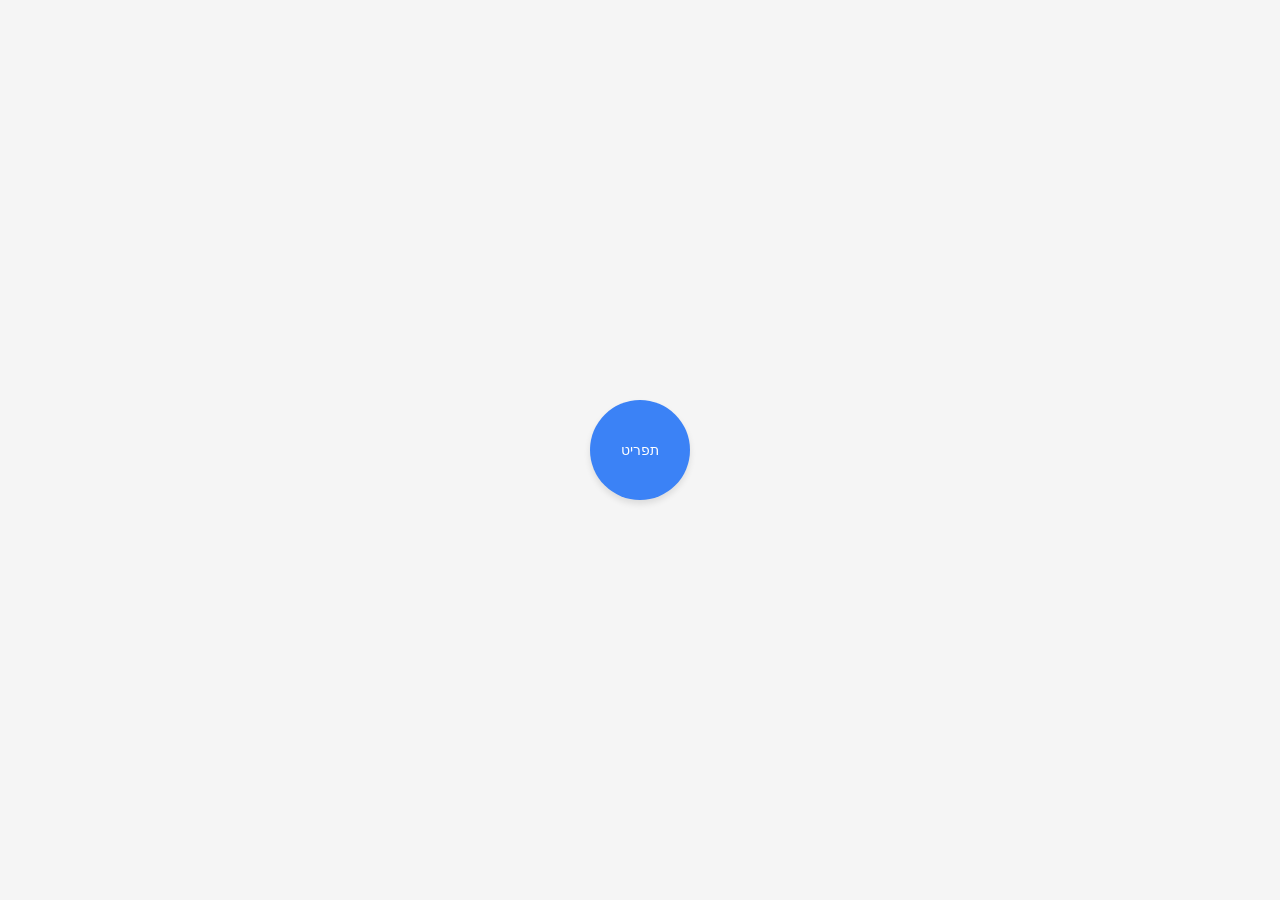
<file: cake3d.html>
<!DOCTYPE html>
<html dir="rtl">
<head>
    <meta charset="UTF-8">
    <meta name="viewport" content="width=device-width, initial-scale=1.0">
    <title>תפריט מעגלי</title>
    <style>
        /* ממרכז את הכפתור במסך */
        body {
            display: flex;
            justify-content: center; /* מרכז אופקית */
            align-items: center; /* מרכז אנכית */
            height: 100vh; /* גובה מלא של המסך */
            margin: 0;
            background-color: #f5f5f5;
        }

        .pie-menu-container {
            position: relative;
            display: flex;
            align-items: center;
            justify-content: center;
            width: 500px;
            height: 500px;
        }

        .center-button {
            position: absolute;
            z-index: 50;
            width: 100px;
            height: 100px;
            border-radius: 50%;
            background-color: #3b82f6;
            color: white;
            font-size: 14px;
            border: none;
            box-shadow: 0 4px 6px rgba(0, 0, 0, 0.1);
            cursor: pointer;
            transition: transform 0.5s ease-in-out;
        }

        .menu-item {
            position: absolute;
            width: 100px;
            height: 100px;
            border-radius: 50%;
            color: white;
            font-size: 14px;
            border: none;
            box-shadow: 0 4px 6px rgba(0, 0, 0, 0.1);
            cursor: pointer;
            transition: all 0.5s ease-in-out;
            opacity: 0;
        }

        .center-button:hover, .menu-item:hover {
            transform: scale(1.1);
        }

        /* התאמה רספונסיבית לניידים */
        @media (max-width: 600px) {
            .pie-menu-container {
                width: 300px;
                height: 300px;
            }

            .center-button {
                width: 80px;
                height: 80px;
                font-size: 10px;
            }

            .menu-item {
                width: 80px;
                height: 80px;
                font-size: 12px;
            }
        }
    </style>
</head>
<body>
    <div class="pie-menu-container" id="pieMenu">
        <button class="center-button" onclick="toggleMenu()">תפריט</button>
    </div>

    <script>
        const menuItems = [
            { label: 'קרנות השתלמות', color: '#FF6B6B' },
            { label: 'גמל להשקעה', color: '#4ECDC4' },
            { label: 'גמל', color: '#45B7D1' },
            { label: 'חסכון לילד', color: '#96CEB4' },
            { label: 'מרכזית לפיצויים', color: 'blue' },
            { label: 'חזור', color: 'darkgreen' }
        ];

        let isOpen = false;
        let rotation = 0;
        const container = document.getElementById('pieMenu');

        // יצירת כפתורי התפריט
        menuItems.forEach((item, index) => {
            const button = document.createElement('button');
            button.className = 'menu-item';
            button.textContent = item.label;
            button.style.backgroundColor = item.color;
            container.appendChild(button);
        });

        function toggleMenu() {
            const items = document.querySelectorAll('.menu-item');
            isOpen = !isOpen;
            rotation += 360;
            
            document.querySelector('.center-button').style.transform = 
                `rotate(${rotation}deg)`;

            items.forEach((item, index) => {
                const angle = (index * (360 / menuItems.length)) * (Math.PI / 180);
                const radius = isOpen ? 100 : 0; // הקטנת הרדיוס לטובת מסכים קטנים
                const x = Math.cos(angle) * radius;
                const y = Math.sin(angle) * radius;
                
                item.style.transform = `translate(${x}px, ${y}px) rotate(${rotation}deg)`;
                item.style.opacity = isOpen ? '1' : '0';
            });
        }
    </script>
</body>
</html>
</file>
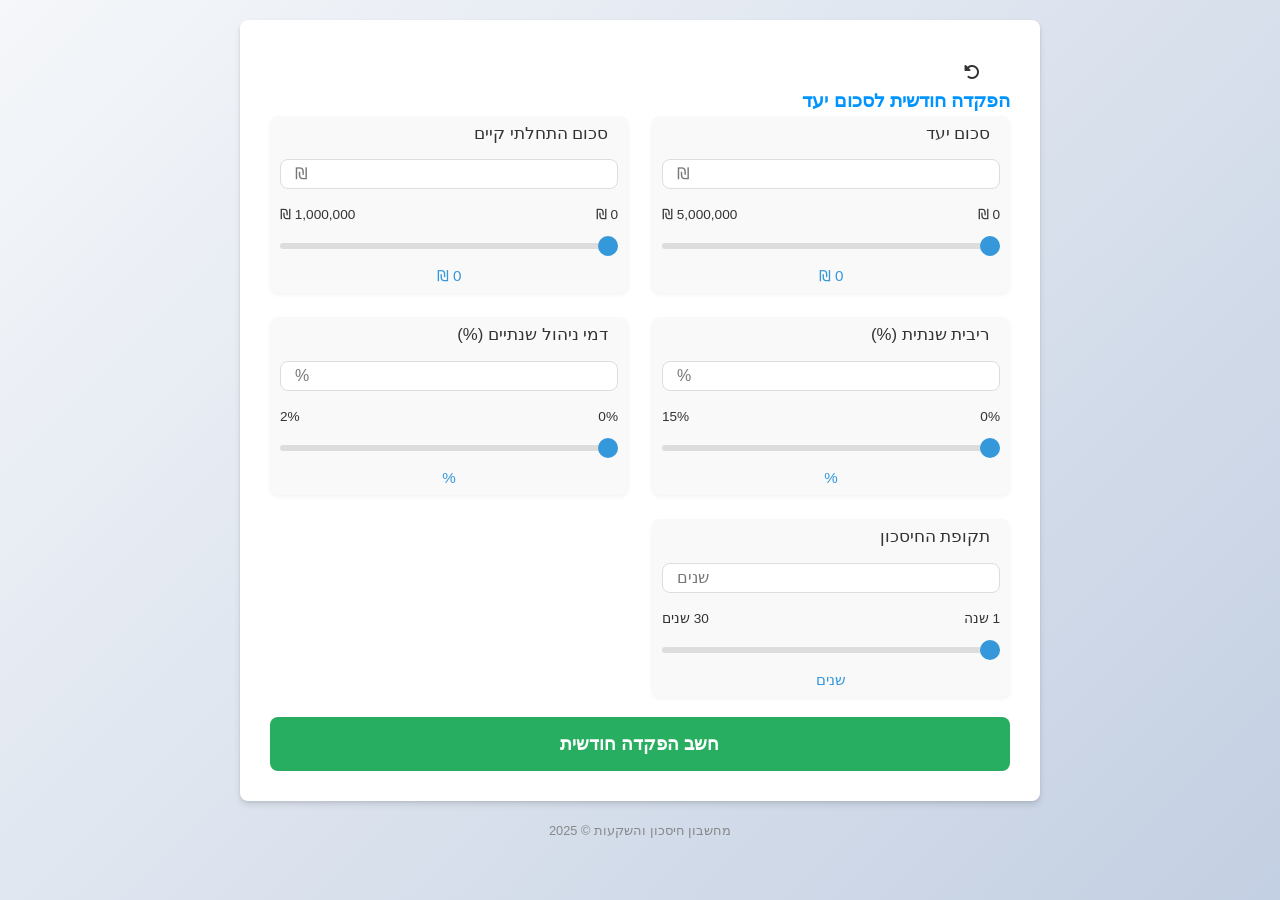
<file: hafkada.html>
<!DOCTYPE html>
<html dir="rtl" lang="he">
<head>
    <meta charset="UTF-8">
    <meta name="viewport" content="width=device-width, initial-scale=1.0">
    <link href="https://cdnjs.cloudflare.com/ajax/libs/font-awesome/6.0.0-beta3/css/all.min.css" rel="stylesheet">
    <title>פיננסי-נט</title>
    <style>
        :root {
            --primary-color: #2c3e50;
            --secondary-color: #3498db;
            --accent-color: #27ae60;
            --light-color: #ecf0f1;
            --dark-color: #2c3e50;
            --error-color: #e74c3c;
            --shadow: 0 4px 6px rgba(0, 0, 0, 0.1), 0 1px 3px rgba(0, 0, 0, 0.08);
            --border-radius: 8px;
        }

        * {
            box-sizing: border-box;
            margin: 0;
            padding: 0;
            color:#333;
        }

        body {
            font-family: 'Segoe UI', Tahoma, Geneva, Verdana, sans-serif;
            line-height: 1.6;
            color: var(--dark-color);
            background: linear-gradient(135deg, #f5f7fa 0%, #c3cfe2 100%);
            min-height: 100vh;
            padding: 20px;
        }

        .container {
            max-width: 800px;
            margin: 0 auto;
        }

        .calculator {
            background-color: white;
            border-radius: var(--border-radius);
            padding: 30px;
            box-shadow: var(--shadow);
            margin-bottom: 20px;
        }

        h1 {
            color: var(--primary-color);
            text-align: center;
            margin-bottom: 30px;
            font-weight: 600;
            font-size: 1.8rem;
        }

        .form-grid {
            display: grid;
            grid-template-columns: 1fr;
            gap: 24px;
        }

        @media (min-width: 768px) {
            .form-grid {
                grid-template-columns: 1fr 1fr;
            }
        }

        .input-group {
            background-color: #f9f9f9;
            padding: 5px 10px;
            border-radius: var(--border-radius);
            box-shadow: 0 2px 4px rgba(0, 0, 0, 0.05);
        }

        label {
            display: block;
            margin-bottom: 12px;
            font-weight: 500;
            color: var(--primary-color);
            font-size: 1.05rem;
        }

        .input-wrapper {
            position: relative;
            margin-bottom: 15px;
        }

        input[type="number"] , input[type="text"] {
            width: 100%;
            padding: 5px 10px;
            border: 1px solid #ddd;
            border-radius: var(--border-radius);
            font-size: 16px;
            transition: all 0.3s ease;
            outline: none;
        }

        input[type="number"]:focus {
            border-color: var(--secondary-color);
            box-shadow: 0 0 0 3px rgba(52, 152, 219, 0.2);
        }

        input[type="range"] {
            width: 100%;
            margin: 10px 0;
            -webkit-appearance: none;
            height: 6px;
            background: #ddd;
            border-radius: 5px;
            outline: none;
        }

        input[type="range"]::-webkit-slider-thumb {
            -webkit-appearance: none;
            appearance: none;
            width: 20px;
            height: 20px;
            border-radius: 50%;
            background: var(--secondary-color);
            cursor: pointer;
            transition: all 0.2s ease;
        }

        input[type="range"]::-moz-range-thumb {
            width: 20px;
            height: 20px;
            border-radius: 50%;
            background: var(--secondary-color);
            cursor: pointer;
            border: none;
            transition: all 0.2s ease;
        }

        input[type="range"]::-webkit-slider-thumb:hover {
            background: var(--primary-color);
            transform: scale(1.1);
        }

        input[type="range"]::-moz-range-thumb:hover {
            background: var(--primary-color);
            transform: scale(1.1);
        }

        .range-display {
            display: flex;
            justify-content: space-between;
            font-size: 0.85rem;
            color: #666;
            margin-bottom: 5px;
        }

        .range-value {
            text-align: center;
            font-weight: 500;
            color: var(--secondary-color);
            font-size: 0.95rem;
            margin-top: 5px;
        }

        button {
            background-color: var(--accent-color);
            color: white;
            padding: 16px 24px;
            border: none;
            border-radius: var(--border-radius);
            cursor: pointer;
            font-size: 18px;
            font-weight: 600;
            width: 100%;
            transition: all 0.3s ease;
            margin-top: 20px;
        }

        button:hover {
            background-color: #219653;
            transform: translateY(-2px);
            box-shadow: 0 7px 14px rgba(0, 0, 0, 0.1), 0 3px 6px rgba(0, 0, 0, 0.08);
        }

        button:active {
            transform: translateY(1px);
        }

        .error {
            color: var(--error-color);
            margin-top: 15px;
            padding: 10px;
            border-radius: var(--border-radius);
            background-color: rgba(231, 76, 60, 0.1);
            display: none;
            text-align: center;
            font-weight: 500;
        }

        .result {
            margin-top: 30px;
            padding: 25px;
            background: linear-gradient(to right, rgba(39, 174, 96, 0.1), rgba(39, 174, 96, 0.2));
            border-radius: var(--border-radius);
            text-align: center;
            display: none;
            animation: fadeIn 0.5s;
            border-right: 4px solid var(--accent-color);
        }

        @keyframes fadeIn {
            from { opacity: 0; transform: translateY(-10px); }
            to { opacity: 1; transform: translateY(0); }
        }

        .result-title {
            font-size: 1.2rem;
            color: var(--primary-color);
            margin-bottom: 15px;
        }

        .result-amount {
            font-size: 2.2rem;
            font-weight: 700;
            color: var(--accent-color);
            margin: 10px 0;
        }

        .result-details {
            font-size: 1rem;
            color: var(--dark-color);
        }

        .input-suffix {
            position: absolute;
            left: 15px;
            top: 50%;
            transform: translateY(-50%);
            color: #777;
            font-weight: 500;
        }

        .credits {
            text-align: center;
            margin-top: 20px;
            font-size: 0.8rem;
            color: #888;
        }

        /* Tooltip styles */
        .tooltip {
            position: relative;
            display: inline-block;
            cursor: help;
            margin-right: 5px;
        }

        .tooltip-icon {
            background-color: #ddd;
            color: #666;
            border-radius: 50%;
            width: 16px;
            height: 16px;
            display: inline-flex;
            align-items: center;
            justify-content: center;
            font-size: 12px;
            font-weight: bold;
        }

        .tooltip-text {
            visibility: hidden;
            width: 200px;
            background-color: var(--dark-color);
            color: #fff;
            text-align: center;
            border-radius: 6px;
            padding: 8px;
            position: absolute;
            z-index: 1;
            bottom: 125%;
            right: 50%;
            margin-right: -100px;
            opacity: 0;
            transition: opacity 0.3s;
            font-size: 0.8rem;
        }

        .tooltip:hover .tooltip-text {
            visibility: visible;
            opacity: 1;
        }
        .closewindow{color:black;margin-top: 10px;margin-right: 30px;}
    </style>
</head>
<body>
    
    <div class="container">
        <div class="calculator">
            <div class='closewindow' onclick='window.parent.showMachshevonim();'><i class="fa-solid fa-rotate-left"></i>
            </div>
            <h3 style="color:rgba(0,148,254);"> הפקדה חודשית לסכום יעד</h3>
            
            <div class="form-grid">
                <div class="input-group">
                    <label for="targetAmount" style="color:var(--main-color);" >
                        <div class="tooltip" >
                            <span  class="tooltip-text">סכום היעד בסוף התקופה</span>
                        </div>
                        סכום יעד
                    </label>
                    <div class="input-wrapper">
                        <input type="text" id="targetAmount" onchange="hideresult()"
                         value="" required>
                        <span class="input-suffix">₪</span>
                    </div>
                    <div class="range-display">
                        <span>0 ₪</span>
                        <span>5,000,000 ₪</span>
                    </div>
                    <input type="range" id="targetAmount_slider" min="0" max="5000000" step="10000" value="0" 
                        onchange="hideresult()">
                    <div class="range-value" id="targetAmount_value">1,000,000 ₪</div>
                </div>
                
                <div class="input-group">
                    <label for="initialAmount" style="color:var(--main-color);">
                        <div class="tooltip" >
                            <span class="tooltip-text">סכום התחלתי קיים</span>
                        </div>
                        סכום התחלתי קיים
                    </label>
                    <div class="input-wrapper">
                        <input type="text" id="initialAmount"  value="" onchange="hideresult()">
                        <span class="input-suffix">₪</span>
                    </div>
                    <div class="range-display">
                        <span>0 ₪</span>
                        <span>1,000,000 ₪</span>
                    </div>
                    <input type="range" id="initialAmount_slider" min="0" max="1000000" step="5000" value="0"
                         onchange="hideresult()">
                    <div class="range-value" id="initialAmount_value">0 ₪</div>
                </div>
                
                <div class="input-group">
                    <label for="interestRate" style="color: var(--main-color);">
                        <div class="tooltip">
                            <span class="tooltip-text">שיעור הריבית השנתית </span>
                        </div>
                         ריבית שנתית   (%)
                    </label>
                    <div class="input-wrapper">
                        <input type="text" id="interestRate" onchange="hideresult()"  value="">
                        <span class="input-suffix">%</span>
                    </div>
                    <div class="range-display">
                        <span>0%</span>
                        <span>15%</span>
                    </div>
                    <input type="range" id="interestRate_slider" min="0" max="20" step="0.1" value="0"
                         onchange="hideresult()">
                    <div class="range-value" id="interestRate_value">0%</div>
                </div>
                
                <div class="input-group">
                    <label for="managementFee" style="color:var(--main-color);">
                        <div class="tooltip">
                            <span class="tooltip-text">שיעור דמי הניהול מהחיסכון</span>
                        </div>
                       דמי ניהול שנתיים (%)
                    </label>
                    <div class="input-wrapper">
                        <input type="text" id="managementFee" onchange="hideresult()"  value="">
                        <span class="input-suffix">%</span>
                    </div>
                    <div class="range-display">
                        <span>0%</span>
                        <span>2%</span>
                    </div>
                    <input type="range" id="managementFee_slider" min="0" max="2" step="0.05" value="0"
                         onchange="hideresult()">
                    <div class="range-value" id="managementFee_value">0.5%</div>
                </div>
                
                <div class="input-group">
                    <label for="years" style="color:var(--main-color);">
                        <div class="tooltip">
                            <span class="tooltip-text">משך זמן החיסכון בשנים</span>
                        </div>
                        תקופת החיסכון
                    </label>
                    <div class="input-wrapper">
                        <input type="text" id="years"  onchange="hideresult()" value="">
                        <span class="input-suffix">שנים</span>
                    </div>
                    <div class="range-display">
                        <span>1 שנה</span>
                        <span>30 שנים</span>
                    </div>
                    <input type="range" id="years_slider" min="1" max="50" step="1" value="0"
                         onchange="hideresult()">
                    <div class="range-value" id="years_value">10 שנים</div>
                </div>
            </div>
            
            <button onclick="calculateMonthlyDeposit()">חשב הפקדה חודשית</button>
            <div id="errorMsg" class="error"></div>
            
            <div id="result" class="result">
                <div class="result-title">סכום ההפקדה החודשית הנדרש:</div>
                <div id="monthlyAmount" class="result-amount">0 ₪</div>
                <div id="resultDetails" class="result-details"></div>
            </div>
        </div>
        
        <div class="credits">
            מחשבון חיסכון והשקעות © 2025
        </div>
    </div>

    <script>
        // קישור בין מחוונים לשדות קלט
        const inputFields = ['targetAmount', 'initialAmount', 'interestRate', 'managementFee', 'years'];
        
        // הגדרת אירועים לסנכרון בין המחוונים והשדות
        inputFields.forEach(field => {
            const input = document.getElementById(field);
            const slider = document.getElementById(`${field}_slider`);
            const valueDisplay = document.getElementById(`${field}_value`);
            
            // עדכון המחוון כאשר הערך בשדה משתנה
            input.addEventListener('input', function() {
                slider.value = this.value;
                updateValueDisplay(field, this.value);
            });
            
            // עדכון השדה כאשר המחוון זז
            slider.addEventListener('input', function() {
                input.value = this.value;
                updateValueDisplay(field, this.value);
            });
            
            // עדכון ראשוני של תצוגת הערך
            updateValueDisplay(field, input.value);
        });

        function hideresult() {
            const resultElement = document.getElementById('result');
            resultElement.style.display = "none";
        }
        // פונקציה לעדכון תצוגת הערך של המחוון
        function updateValueDisplay(field, value) {
            const valueDisplay = document.getElementById(`${field}_value`);
            
            if (field === 'targetAmount' || field === 'initialAmount') {
                valueDisplay.textContent = `${numberWithCommas(value)} ₪`;
            } else if (field === 'interestRate' || field === 'managementFee') {
                valueDisplay.textContent = `${value}%`;
            } else if (field === 'years') {
                valueDisplay.textContent = value == 1 ? `שנה אחת` : `${value} שנים`;
            }
        }
        
        function calculateMonthlyDeposit() {
            // קלט מהמשתמש
            const targetAmount = parseFloat(document.getElementById('targetAmount').value);
            const initialAmount = parseFloat(document.getElementById('initialAmount').value);
            const annualInterestRate = parseFloat(document.getElementById('interestRate').value) / 100;
            const annualManagementFee = parseFloat(document.getElementById('managementFee').value) / 100;
            const years = parseInt(document.getElementById('years').value);
            
            const errorMsg = document.getElementById('errorMsg');
            const resultElement = document.getElementById('result');
            
            // בדיקת תקינות קלט
            if (isNaN(targetAmount) || isNaN(initialAmount) || isNaN(annualInterestRate) || 
                isNaN(annualManagementFee) || isNaN(years)) {
                errorMsg.textContent = "אנא מלא את כל השדות בערכים מספריים תקינים";
                errorMsg.style.display = "block";
                resultElement.style.display = "none";
                return;
            }
            
            if (targetAmount <= 0) {
                errorMsg.textContent = "סכום היעד חייב להיות גדול מאפס";
                errorMsg.style.display = "block";
                resultElement.style.display = "none";
                return;
            }
            
            if (initialAmount < 0) {
                errorMsg.textContent = "הסכום הראשוני לא יכול להיות שלילי";
                errorMsg.style.display = "block";
                resultElement.style.display = "none";
                return;
            }
            
            if (years <= 0) {
                errorMsg.textContent = "מספר השנים חייב להיות גדול מאפס";
                errorMsg.style.display = "block";
                resultElement.style.display = "none";
                return;
            }
            
            // מחיקת הודעות שגיאה קודמות
            errorMsg.style.display = "none";
            
            // חישוב ההפקדה החודשית הנדרשת
            const monthlyInterestRate = annualInterestRate / 12;
            const monthlyManagementFee = annualManagementFee / 12;
            const totalMonths = years * 12;
            
            let amount = initialAmount;
            let ribit=monthlyInterestRate-monthlyManagementFee;
            let monthlyDepositx=0;
            let machpil=Math.pow((1+ribit),totalMonths);
            let fvamount=initialAmount*machpil;
            

            while (amount < targetAmount) {
                amount=fvamount+monthlyDepositx*(Math.pow((1+ribit),totalMonths)-1)/ribit;
                monthlyDepositx+=1;
            }
            



            
            
            // עיגול התוצאה כלפי מעלה לשקל הקרוב
            monthlyDeposit = Math.ceil(monthlyDepositx);
            
            // הצגת התוצאה
            document.getElementById('monthlyAmount').textContent = `${numberWithCommas(monthlyDeposit)} ₪`;
            
            // התאמת הניסוח לפי מספר השנים
            let yearsText = years == 1 ? "שנה" : "שנים";
            document.getElementById('resultDetails').textContent = 
                `כדי להגיע ל-${numberWithCommas(targetAmount)} ₪ בתוך ${years} ${yearsText}`;
            resultElement.style.display = "block";
            
            // אנימציה לאזור התוצאה
            resultElement.style.animation = 'none';
            resultElement.offsetHeight; // גורם לדפדפן לעדכן את ה-DOM
            resultElement.style.animation = 'fadeIn 0.5s';
        }
        
        
        
        function numberWithCommas(x) {
            return Math.round(x).toString().replace(/\B(?=(\d{3})+(?!\d))/g, ",");
        }
    </script>
</body>
</html>
</file>
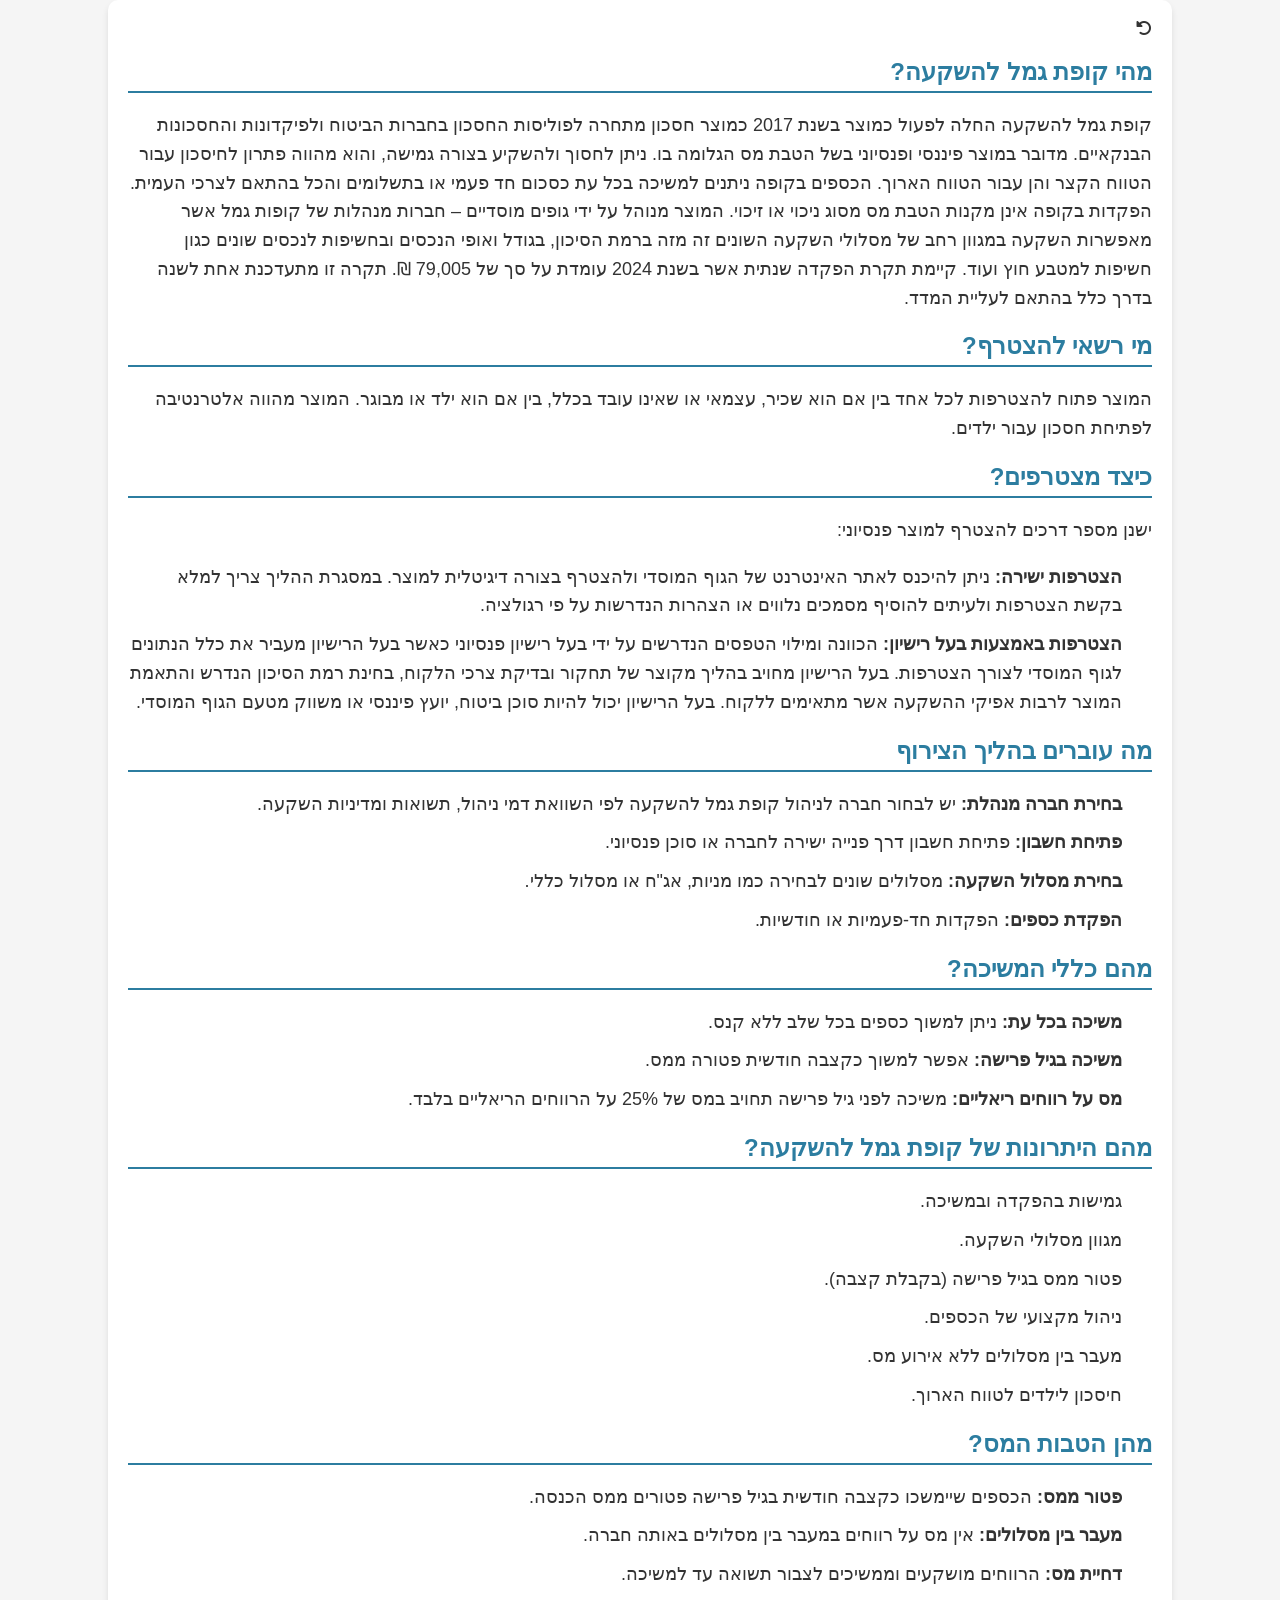
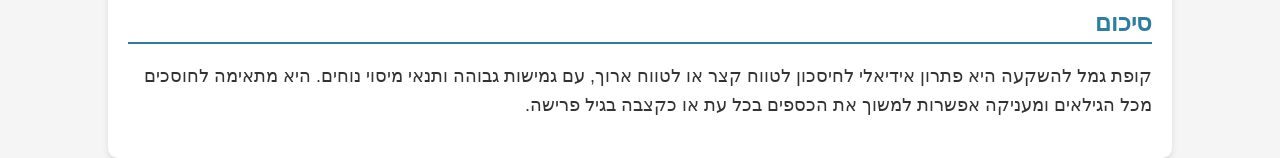
<file: hashkaaMikzoei.html>
<!DOCTYPE html>
<html lang="he">
<head>
    <meta charset="UTF-8">
  <meta name="viewport" content="width=device-width, initial-scale=1.0">
  <title>פיננסינט</title>
  <link rel="stylesheet" href="mikzoei.css">
    <link href="https://cdnjs.cloudflare.com/ajax/libs/font-awesome/6.0.0-beta3/css/all.min.css" rel="stylesheet">  

</head>
<body dir="rtl">
    <main>
 <div class='closewindow' onclick='window.parent.showMikzoei();'><i class="fa-solid fa-rotate-left"></i>
 </div>
 
        <section class="head">
            <h2>מהי קופת גמל להשקעה?</h2>
            <p>קופת גמל להשקעה החלה לפעול כמוצר בשנת 2017 כמוצר חסכון מתחרה לפוליסות החסכון בחברות הביטוח ולפיקדונות והחסכונות הבנקאיים. מדובר במוצר פיננסי ופנסיוני בשל הטבת מס הגלומה בו. ניתן לחסוך ולהשקיע בצורה גמישה, והוא מהווה פתרון לחיסכון עבור הטווח הקצר והן עבור הטווח הארוך. הכספים בקופה ניתנים למשיכה בכל עת כסכום חד פעמי או בתשלומים והכל בהתאם לצרכי העמית. הפקדות בקופה אינן מקנות הטבת מס מסוג ניכוי או זיכוי. 
                המוצר מנוהל על ידי גופים מוסדיים – חברות מנהלות של קופות גמל אשר מאפשרות השקעה במגוון רחב של מסלולי השקעה השונים זה מזה ברמת הסיכון, בגודל ואופי הנכסים ובחשיפות לנכסים שונים כגון חשיפות למטבע חוץ ועוד.
                קיימת תקרת הפקדה שנתית אשר בשנת 2024 עומדת על סך של 79,005 ₪. תקרה זו מתעדכנת אחת לשנה בדרך כלל בהתאם לעליית המדד.
                </p>
        </section>
        <section>
            <h2>מי רשאי להצטרף?</h2>
            <p>המוצר פתוח להצטרפות לכל אחד בין אם הוא שכיר, עצמאי או שאינו עובד בכלל, בין אם הוא ילד או מבוגר. המוצר מהווה אלטרנטיבה לפתיחת חסכון עבור ילדים.</p>
        </section>    
        <section>   
           
            <h2> כיצד מצטרפים?</h2>
            <p>ישנן מספר דרכים להצטרף למוצר פנסיוני: </p>
            <ul>
                <li><b>הצטרפות ישירה: </b> ניתן להיכנס לאתר האינטרנט של הגוף המוסדי 
                    ולהצטרף בצורה דיגיטלית למוצר. במסגרת ההליך צריך למלא בקשת הצטרפות ולעיתים להוסיף מסמכים נלווים או הצהרות הנדרשות על פי רגולציה.</li>
                <li><b>הצטרפות באמצעות בעל רישיון:  </b>הכוונה ומילוי הטפסים הנדרשים על ידי בעל רישיון פנסיוני כאשר בעל הרישיון מעביר את כלל הנתונים לגוף המוסדי לצורך הצטרפות. בעל הרישיון מחויב בהליך מקוצר של תחקור ובדיקת צרכי הלקוח, בחינת רמת הסיכון הנדרש והתאמת המוצר לרבות אפיקי ההשקעה אשר מתאימים ללקוח. בעל הרישיון יכול להיות סוכן ביטוח, יועץ פיננסי או משווק מטעם הגוף המוסדי.</li>
            </ul>
        </section>    
        <section>    
            <h2> מה עוברים בהליך הצירוף</h2>
            <ul>
                <li><b>בחירת חברה מנהלת:</b> יש לבחור חברה לניהול קופת גמל להשקעה לפי השוואת דמי ניהול, תשואות ומדיניות השקעה.</li>
                <li><b>פתיחת חשבון:</b> פתיחת חשבון דרך פנייה ישירה לחברה או סוכן פנסיוני.</li>
                <li><b>בחירת מסלול השקעה:</b> מסלולים שונים לבחירה כמו מניות, אג"ח או מסלול כללי.</li>
                <li><b>הפקדת כספים:</b> הפקדות חד-פעמיות או חודשיות.</li>
            </ul>
        </section>
        <section>
            <h2>מהם כללי המשיכה?</h2>
            <ul>
                <li><b>משיכה בכל עת:</b> ניתן למשוך כספים בכל שלב ללא קנס.</li>
                <li><b>משיכה בגיל פרישה:</b> אפשר למשוך כקצבה חודשית פטורה ממס.</li>
                <li><b>מס על רווחים ריאליים:</b> משיכה לפני גיל פרישה תחויב במס של 25% על הרווחים הריאליים בלבד.</li>
            </ul>
            
        </section>
        <section>
            <h2>מהם היתרונות של קופת גמל להשקעה?</h2>
            <ul>
                <li>גמישות בהפקדה ובמשיכה.</li>
                <li>מגוון מסלולי השקעה.</li>
                <li>פטור ממס בגיל פרישה (בקבלת קצבה).</li>
                <li>ניהול מקצועי של הכספים.</li>
                <li>מעבר בין מסלולים ללא אירוע מס.</li>
                <li>חיסכון לילדים לטווח הארוך.</li>
            </ul>
        <section>
            <h2>מהן הטבות המס?</h2>
            <ul>
                <li><b>פטור ממס:</b> הכספים שיימשכו כקצבה חודשית בגיל פרישה פטורים ממס הכנסה.</li>
                <li><b>מעבר בין מסלולים:</b> אין מס על רווחים  במעבר בין מסלולים באותה חברה.</li>
                <li><b>דחיית מס:</b> הרווחים מושקעים וממשיכים לצבור תשואה עד למשיכה.</li>
            </ul>
         </section>
        
        <section>
            <h2>סיכום</h2>
            <p>קופת גמל להשקעה היא פתרון אידיאלי לחיסכון לטווח קצר או לטווח ארוך, עם גמישות גבוהה ותנאי מיסוי נוחים. היא מתאימה לחוסכים מכל הגילאים ומעניקה אפשרות למשוך את הכספים בכל עת או כקצבה בגיל פרישה.</p>
       
        </section>
    </main>
    
</body>
</html>
</file>
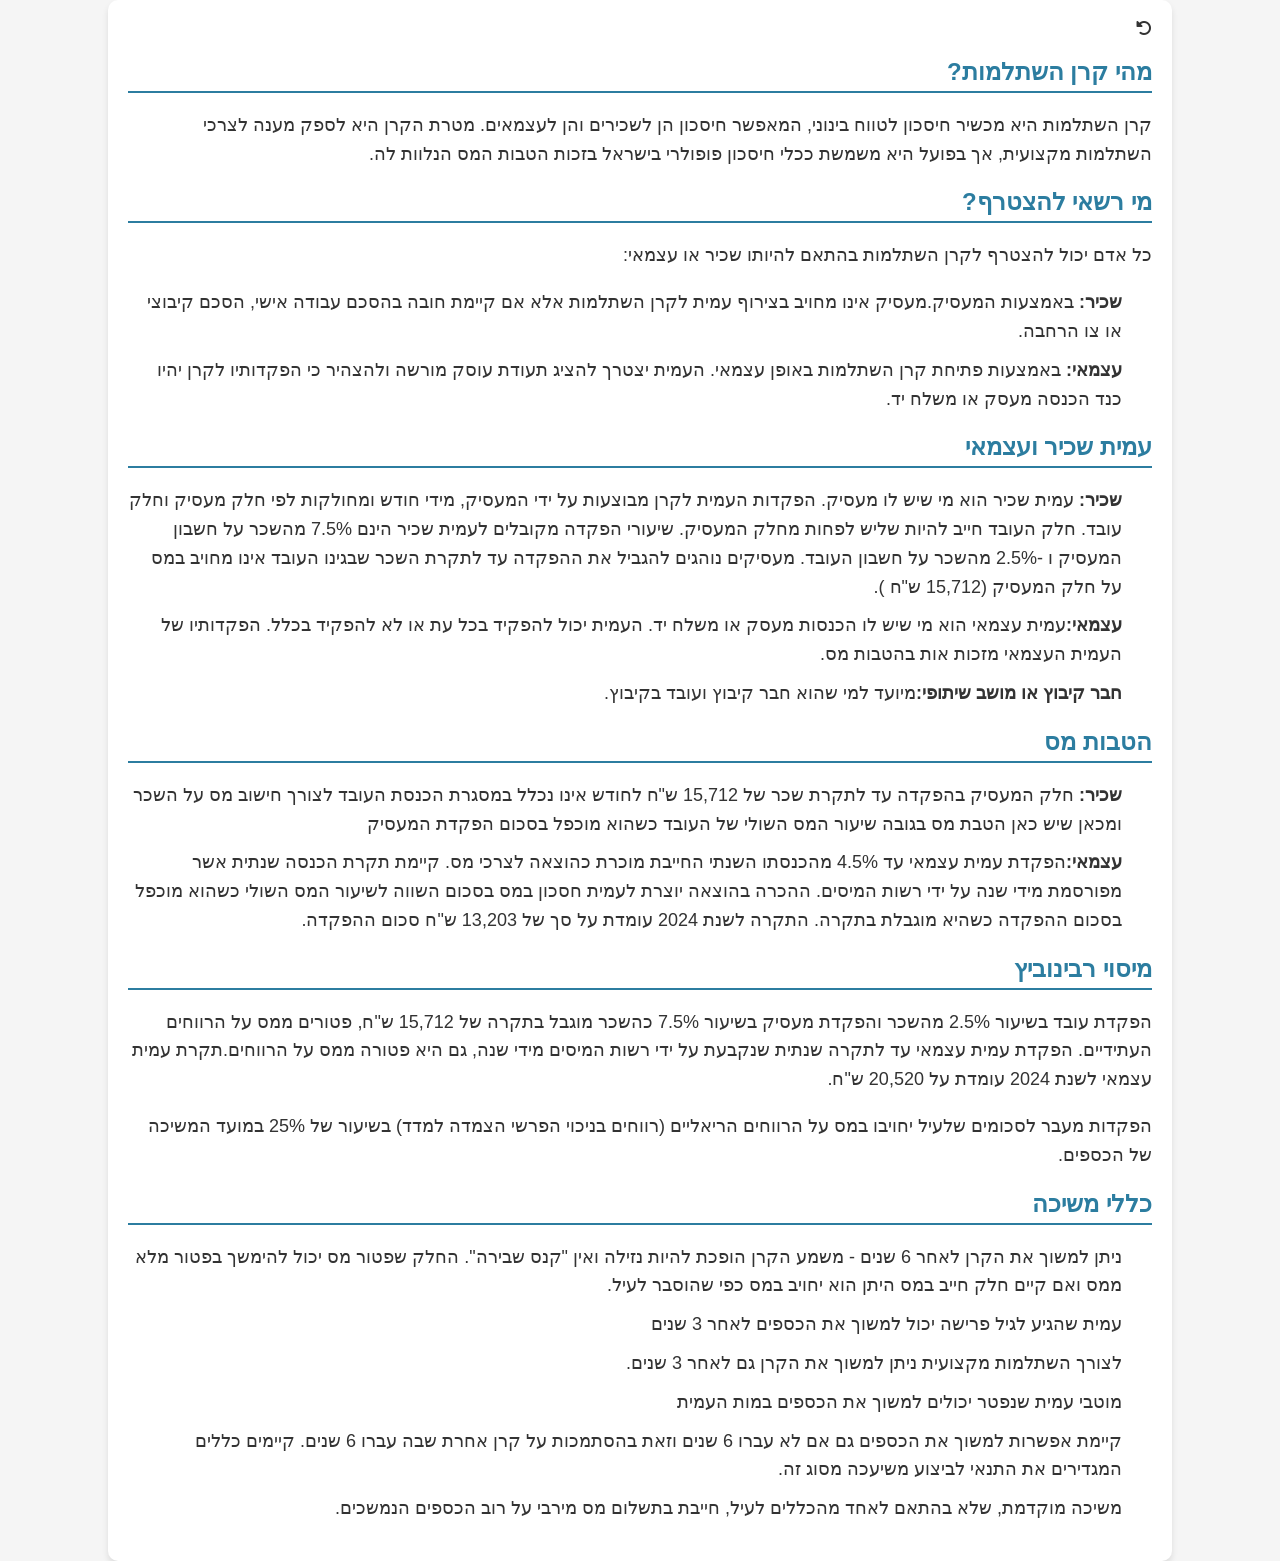
<file: hishtalmotMikzoei.html>
<!DOCTYPE html>
<html lang="he">
<head>
    <meta charset="UTF-8">
  <meta name="viewport" content="width=device-width, initial-scale=1.0">
  <title>פיננסינט</title>
  <link rel="stylesheet" href="mikzoei.css">
    <link href="https://cdnjs.cloudflare.com/ajax/libs/font-awesome/6.0.0-beta3/css/all.min.css" rel="stylesheet">  

</head>
<body dir="rtl">
   
  <main>
    <div class='closewindow' onclick='window.parent.showMikzoei();'><i class="fa-solid fa-rotate-left"></i>
    </div>  
 <section class="head">
            <h2>מהי קרן השתלמות?</h2>
            <p>קרן השתלמות היא מכשיר חיסכון לטווח בינוני, המאפשר חיסכון הן לשכירים והן לעצמאים. מטרת הקרן היא לספק מענה לצרכי השתלמות מקצועית, אך בפועל היא משמשת ככלי חיסכון פופולרי בישראל בזכות הטבות המס הנלוות לה.</p>
        </section>
        <section>
            <h2>מי רשאי להצטרף?</h2>
            <p>כל אדם יכול להצטרף לקרן השתלמות בהתאם להיותו שכיר או עצמאי:</p>
            <ul>
                <li><strong>שכיר:</strong> באמצעות המעסיק.מעסיק אינו מחויב בצירוף עמית לקרן השתלמות אלא אם קיימת חובה בהסכם עבודה אישי, הסכם קיבוצי או צו הרחבה.</li>
                <li><strong>עצמאי:</strong> באמצעות פתיחת קרן השתלמות באופן עצמאי. העמית יצטרך להציג תעודת עוסק מורשה ולהצהיר כי הפקדותיו לקרן יהיו כנד הכנסה מעסק או משלח יד.</li>
            </ul>
        </section>
        <section>
            <h2>עמית שכיר ועצמאי</h2>
            <ul>
                <li><strong>שכיר:</strong> עמית שכיר הוא מי שיש לו מעסיק. הפקדות העמית לקרן מבוצעות על ידי המעסיק, מידי חודש ומחולקות לפי חלק מעסיק וחלק עובד. 
                    חלק העובד חייב להיות שליש לפחות מחלק המעסיק. שיעורי הפקדה מקובלים
                     לעמית שכיר הינם 7.5% מהשכר על חשבון המעסיק
                     ו -2.5% מהשכר על חשבון העובד. מעסיקים 
                    נוהגים להגביל את ההפקדה עד 
                    לתקרת השכר שבגינו העובד אינו
                     מחויב במס על חלק המעסיק (15,712 ש"ח ).</li>
                <li><strong>עצמאי:</strong>עמית עצמאי הוא מי שיש לו הכנסות מעסק או משלח יד. העמית יכול להפקיד בכל עת או לא להפקיד בכלל. הפקדותיו של העמית העצמאי מזכות אות בהטבות מס.</li>
                <li><strong>חבר קיבוץ או מושב שיתופי:</strong>מיועד למי שהוא חבר קיבוץ ועובד בקיבוץ.</li>
            </ul>
            
        </section>
        <section>
            <h2>הטבות מס</h2>
            <ul>
                <li><strong>שכיר:</strong> חלק המעסיק בהפקדה עד לתקרת שכר של 15,712 ש"ח לחודש אינו נכלל במסגרת הכנסת העובד לצורך חישוב מס על השכר ומכאן שיש כאן הטבת מס בגובה שיעור המס השולי של העובד כשהוא מוכפל
                     בסכום הפקדת המעסיק</li>
                <li><strong>עצמאי:</strong>הפקדת עמית עצמאי עד 4.5% מהכנסתו השנתי החייבת מוכרת כהוצאה לצרכי מס. קיימת תקרת הכנסה שנתית אשר מפורסמת מידי שנה על ידי רשות המיסים. ההכרה בהוצאה יוצרת לעמית חסכון במס בסכום השווה לשיעור המס השולי כשהוא מוכפל בסכום ההפקדה כשהיא מוגבלת בתקרה. התקרה לשנת 2024 עומדת על סך של 13,203 ש"ח סכום ההפקדה.</li>
            </ul> </section>
        <section>
            <h2> מיסוי רבינוביץ</h2>
            <p>הפקדת עובד בשיעור 2.5% מהשכר והפקדת מעסיק בשיעור 7.5% כהשכר מוגבל בתקרה של 15,712 ש"ח, פטורים ממס על הרווחים העתידיים. הפקדת עמית עצמאי עד לתקרה שנתית שנקבעת על ידי רשות המיסים מידי שנה, גם היא פטורה ממס על הרווחים.תקרת עמית עצמאי 
                לשנת 2024 עומדת על 20,520 ש"ח.</p>
            <p>הפקדות מעבר לסכומים שלעיל יחויבו במס על הרווחים הריאליים (רווחים בניכוי הפרשי הצמדה למדד) בשיעור של 25% במועד המשיכה של הכספים.</p>
        </section>
        
        <section>
            <h2>כללי משיכה</h2>
            <p>
                <ul>
                    <li>ניתן למשוך את הקרן לאחר 6 שנים - משמע הקרן הופכת להיות נזילה ואין "קנס שבירה". החלק שפטור מס יכול להימשך בפטור מלא ממס ואם קיים חלק חייב במס היתן הוא יחויב במס כפי שהוסבר לעיל.</li>
                    <li>עמית שהגיע לגיל פרישה יכול למשוך את הכספים לאחר 3 שנים</li>
                    <li>לצורך השתלמות מקצועית ניתן למשוך את הקרן גם לאחר 3 שנים.</li>
                    <li>מוטבי עמית שנפטר יכולים למשוך את הכספים במות העמית</li>
                    <li>קיימת אפשרות למשוך את הכספים גם אם לא עברו 6 שנים וזאת בהסתמכות על קרן אחרת שבה עברו 6 שנים. קיימים כללים המגדירים את התנאי לביצוע משיעכה מסוג זה.</li>
                    <li>משיכה מוקדמת, שלא בהתאם לאחד מהכללים לעיל, חייבת בתשלום מס מירבי על רוב הכספים הנמשכים.</li>
                </ul>
            </p>
        </section>
    </main>
    
</body>
</html>
</file>
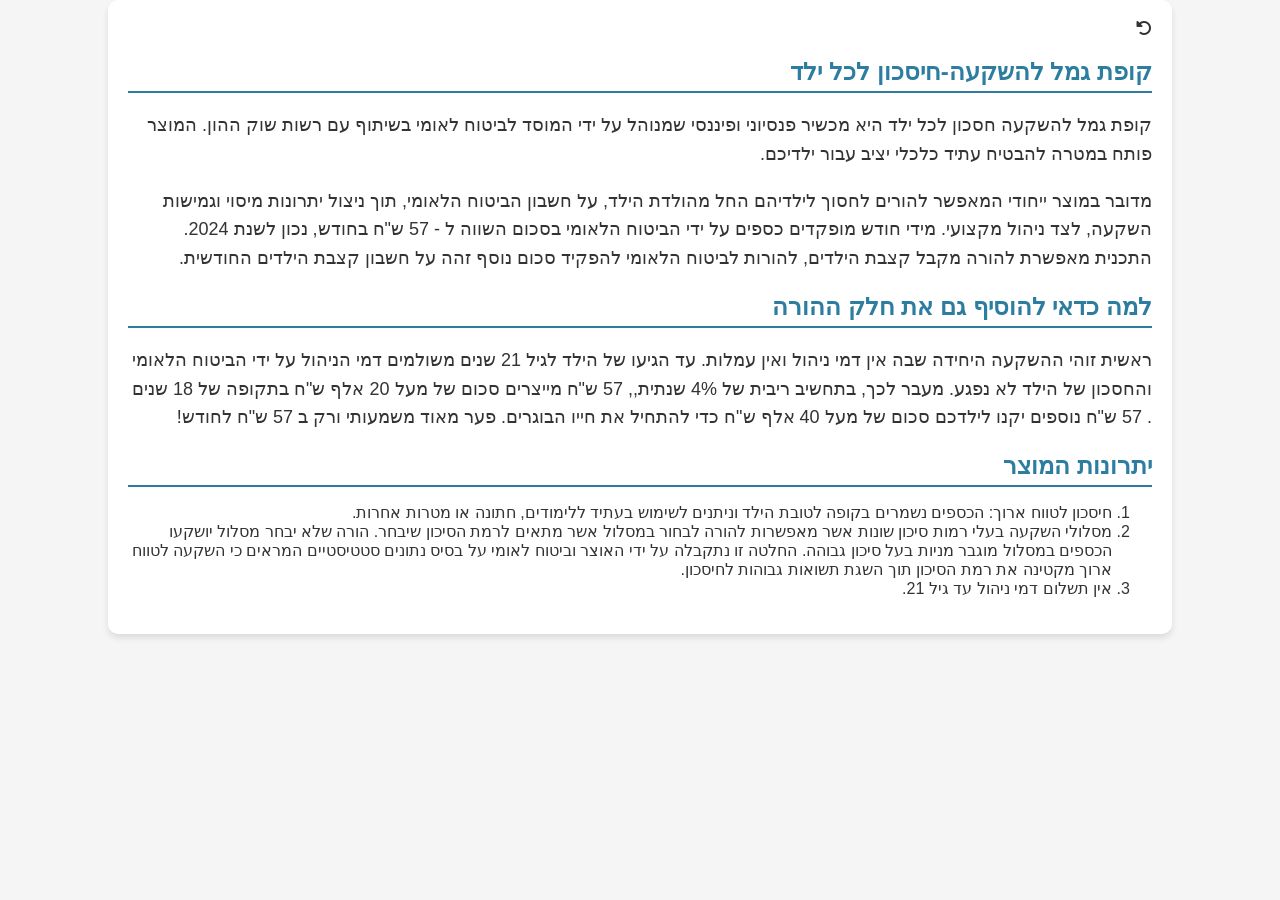
<file: hisyeled.html>
<!DOCTYPE html>
<html lang="he">
<head>
  <meta charset="UTF-8">
  <meta name="viewport" content="width=device-width, initial-scale=1.0">
  <title>פיננסינט</title>
  <link rel="stylesheet" href="mikzoei.css">
    <link href="https://cdnjs.cloudflare.com/ajax/libs/font-awesome/6.0.0-beta3/css/all.min.css" rel="stylesheet">  

</head>
<body dir="rtl">


    <main>
    <div class='closewindow' onclick='window.parent.showMikzoei();'>
      <i class="fa-solid fa-rotate-left"></i></div>
    <h2 id="hkot">קופת גמל להשקעה-חיסכון לכל ילד</h2>
    <p id="pp">
      קופת גמל להשקעה חסכון לכל ילד היא מכשיר פנסיוני ופיננסי שמנוהל על ידי המוסד לביטוח לאומי בשיתוף עם רשות שוק ההון.  
      המוצר פותח במטרה להבטיח עתיד כלכלי יציב עבור ילדיכם.
      
    </p>

    <p >
      מדובר במוצר ייחודי המאפשר להורים לחסוך לילדיהם החל מהולדת הילד, על חשבון הביטוח הלאומי,
       תוך ניצול יתרונות מיסוי וגמישות השקעה, לצד ניהול מקצועי. 
       מידי חודש מופקדים כספים על ידי הביטוח הלאומי בסכום השווה ל - 57 ש"ח בחודש, נכון לשנת 2024. התכנית מאפשרת להורה מקבל קצבת הילדים, להורות לביטוח הלאומי להפקיד סכום נוסף זהה על חשבון קצבת הילדים החודשית.
    </p>
    

    <h2>למה כדאי להוסיף גם את חלק ההורה </h2>
    <p>
      ראשית זוהי ההשקעה היחידה שבה אין דמי ניהול ואין עמלות. עד הגיעו של הילד לגיל 21 שנים משולמים דמי הניהול על ידי הביטוח הלאומי והחסכון של הילד לא נפגע. מעבר לכך, בתחשיב ריבית של 4% שנתית,, 
    57 ש"ח מייצרים סכום של מעל 20 אלף ש"ח בתקופה של 18 שנים . 57 ש"ח נוספים יקנו לילדכם סכום של מעל 40 אלף ש"ח כדי להתחיל את חייו הבוגרים. פער מאוד משמעותי ורק ב 57 ש"ח לחודש!
    </p>
    <h2>יתרונות המוצר</h2>
    <ol>
        <li>
           חיסכון לטווח ארוך: הכספים נשמרים בקופה לטובת 
          הילד וניתנים לשימוש בעתיד ללימודים, חתונה או מטרות אחרות.
      </li>
    
      <li>
           מסלולי השקעה בעלי רמות סיכון שונות אשר מאפשרות להורה לבחור במסלול אשר מתאים לרמת הסיכון שיבחר. הורה שלא יבחר מסלול יושקעו הכספים במסלול מוגבר מניות בעל סיכון גבוהה. החלטה זו נתקבלה על ידי האוצר וביטוח לאומי על בסיס נתונים סטטיסטיים המראים כי השקעה לטווח ארוך מקטינה את רמת הסיכון תוך השגת תשואות גבוהות לחיסכון.
      </li>
      <li >
         אין תשלום דמי ניהול עד גיל 21.
      </li>
    </ol>

</main>
</body>
</html>
</file>
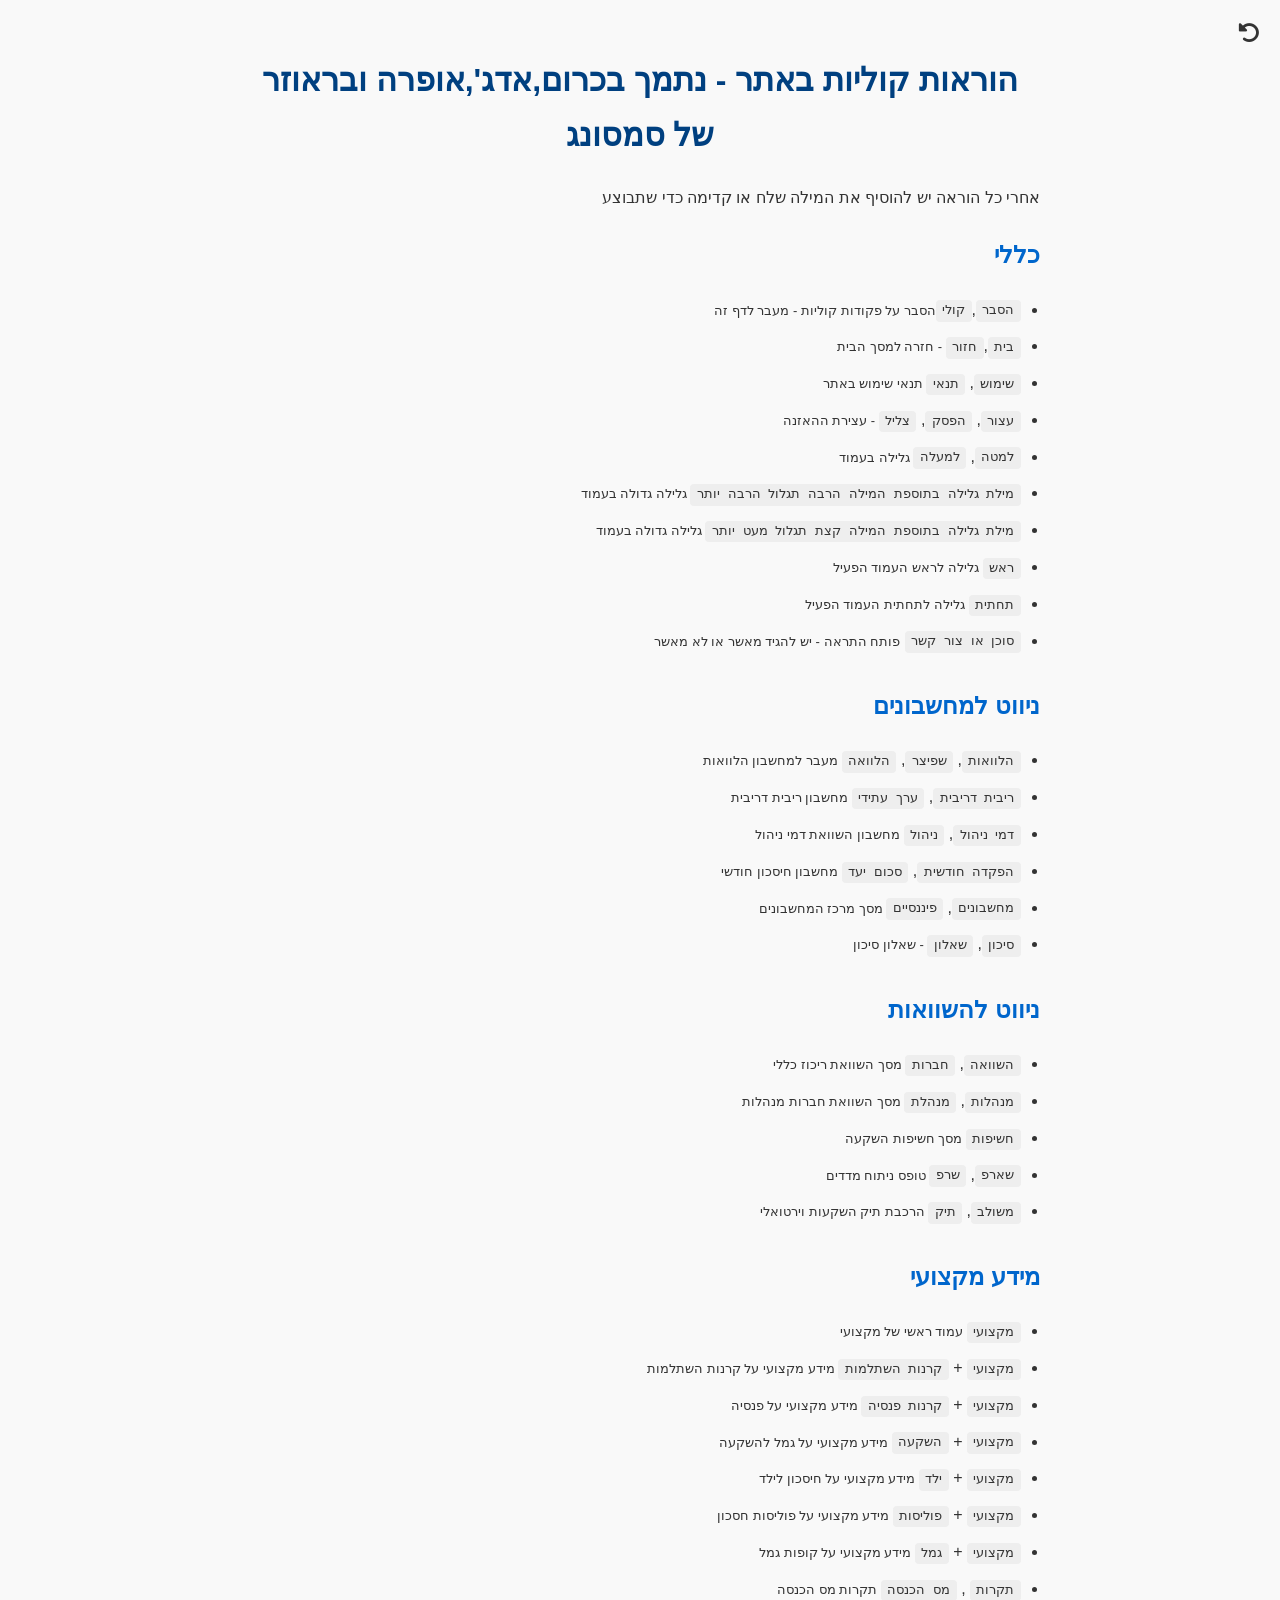
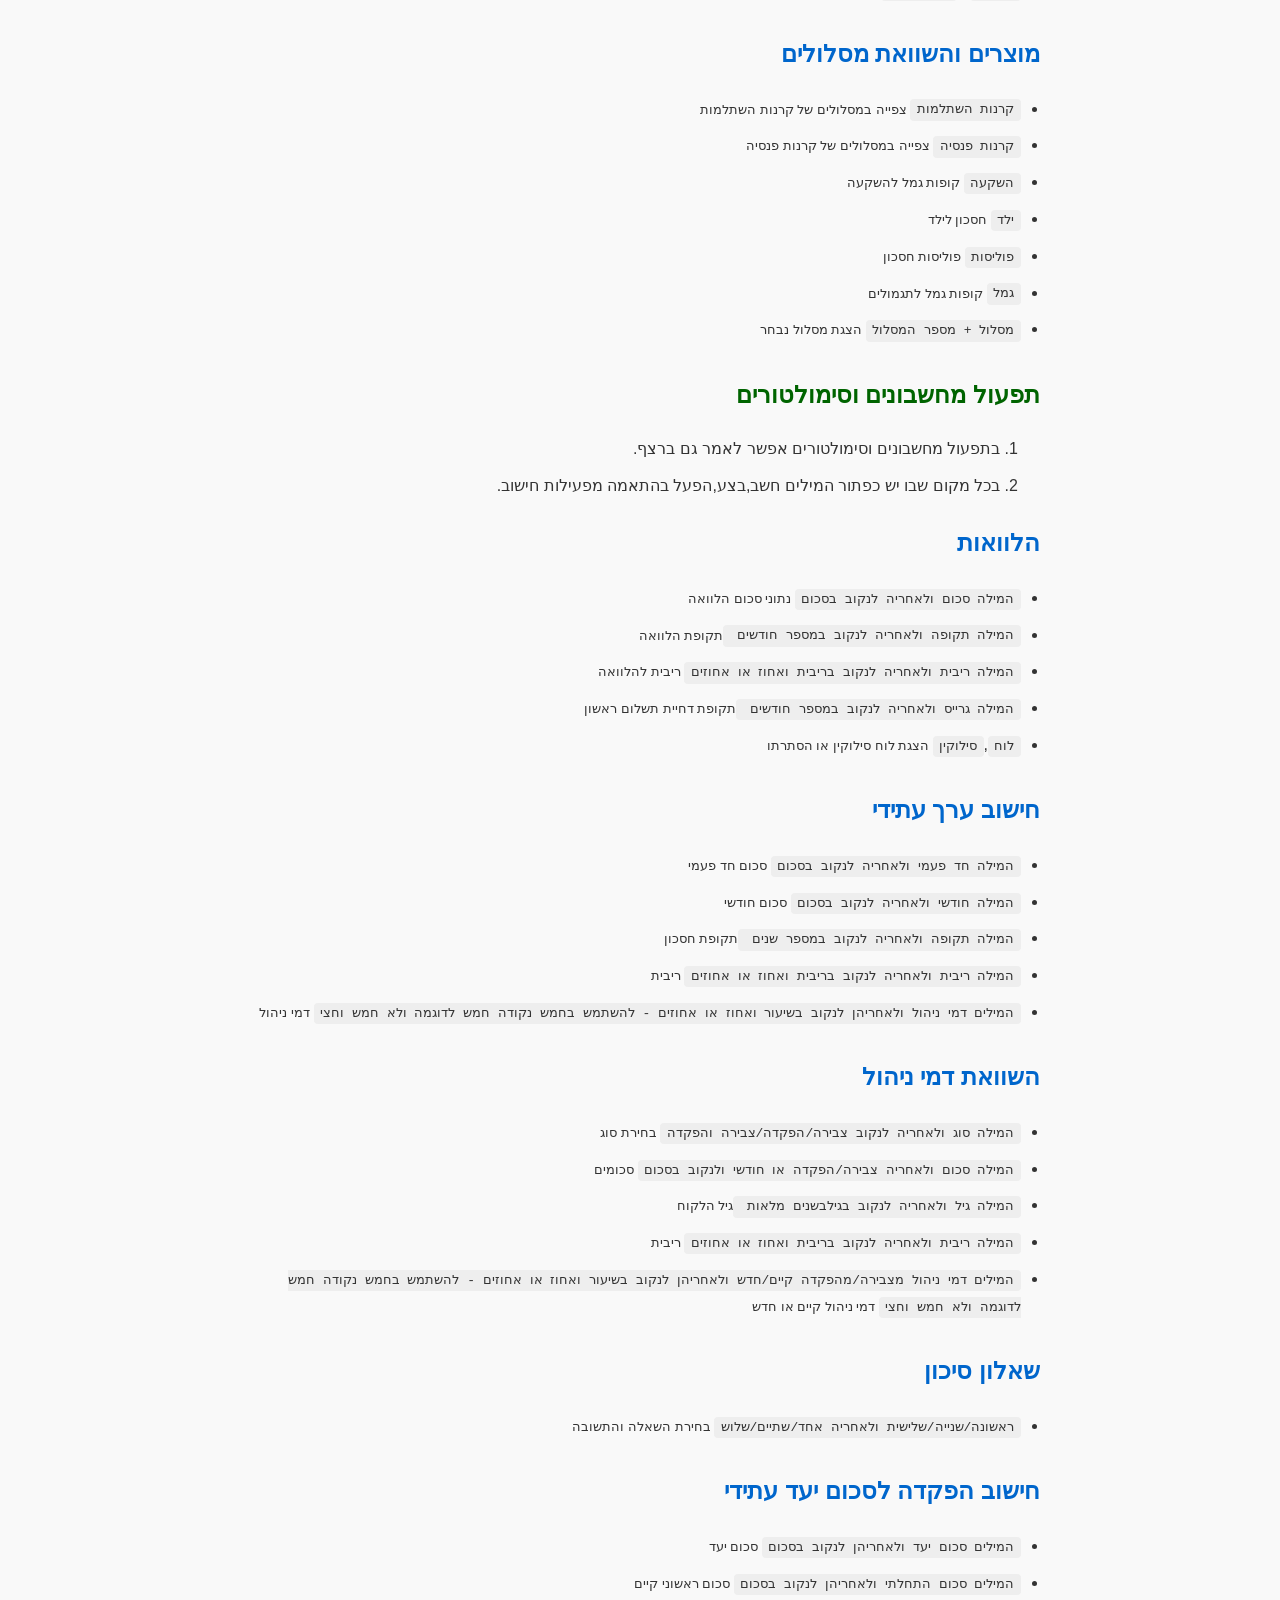
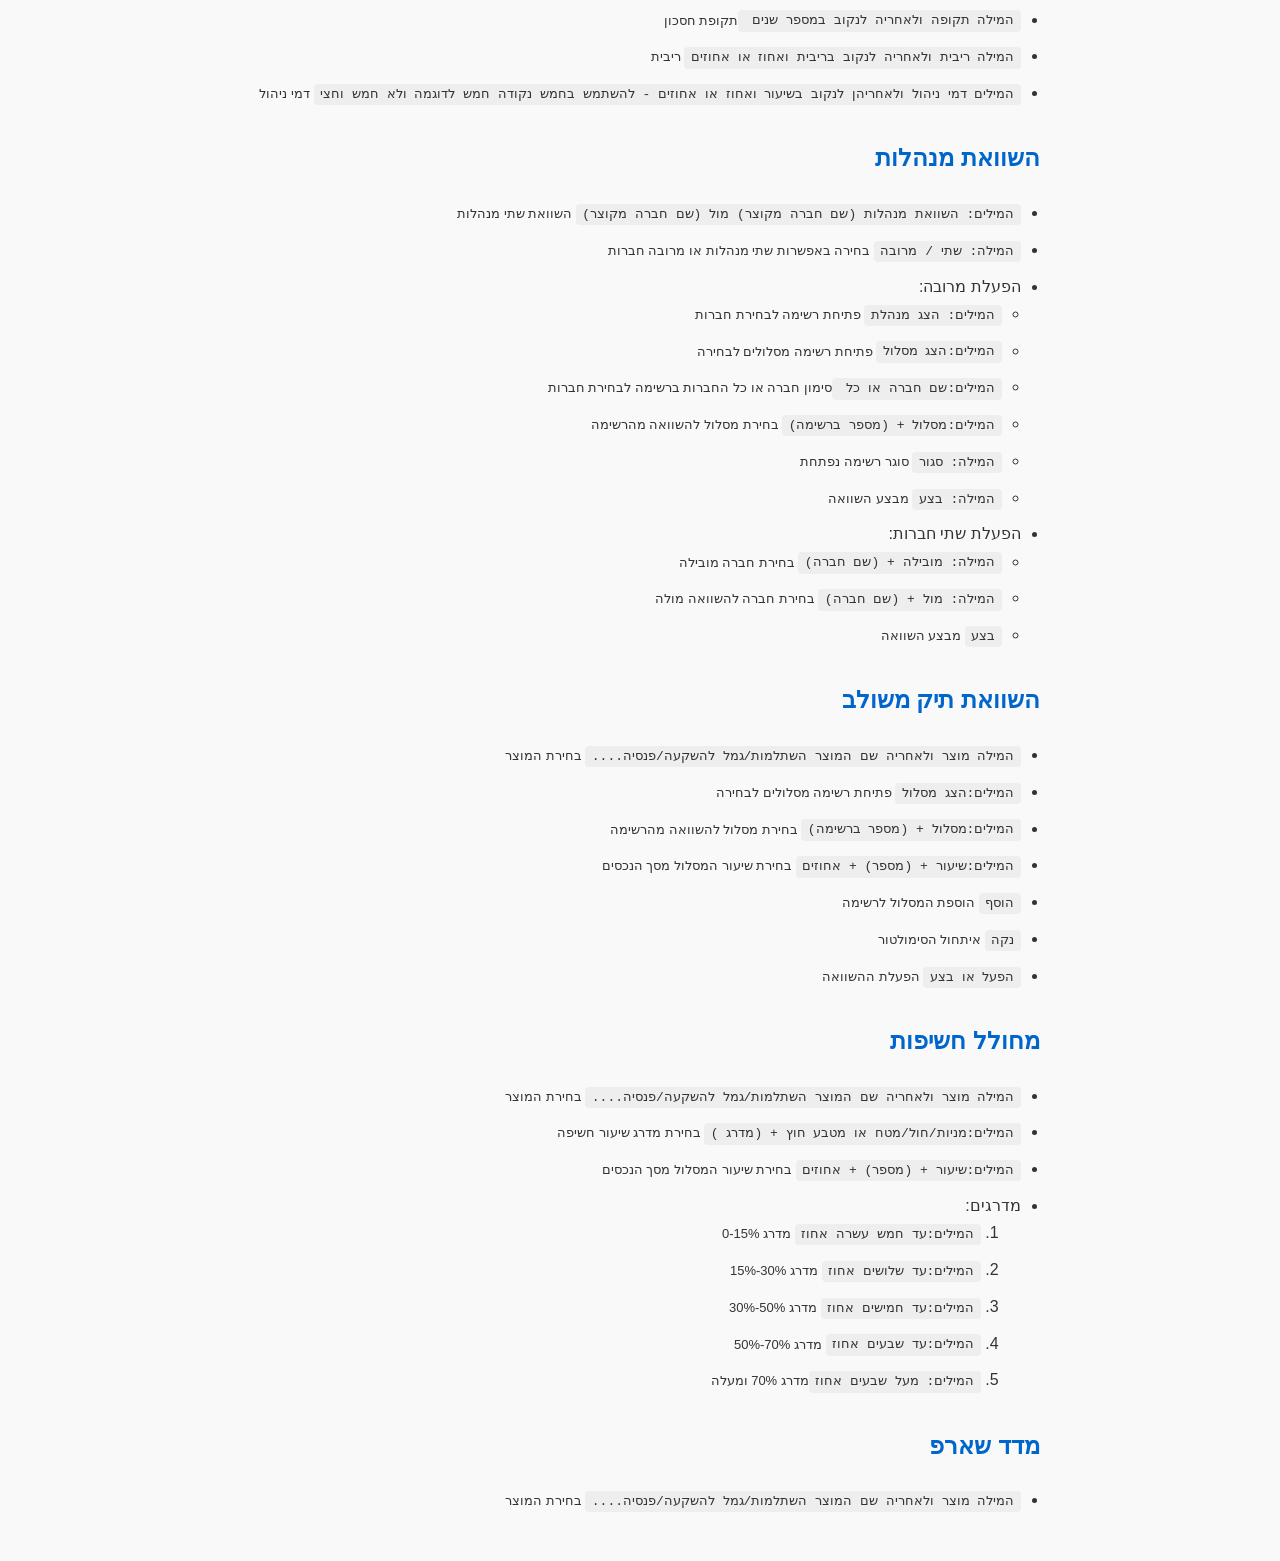
<file: koliHes.html>
<!DOCTYPE html>
<html lang="he" dir="rtl">
<head>
  <meta charset="UTF-8" />
  <meta name="viewport" content="width=device-width, initial-scale=1.0"/>
  <link rel="stylesheet" href="https://cdnjs.cloudflare.com/ajax/libs/font-awesome/6.0.0-beta3/css/all.min.css" rel="stylesheet">
  <title>הנחיות שימוש בקול</title>
  <style>
    body {
      font-family: Arial, sans-serif;
      background: #f9f9f9;
      color: #333;
      padding: 2rem;
      line-height: 1.7;
      max-width: 800px;
      margin: auto;
    }
    .closewindow {
            position: absolute;
            top: 15px;
            right: 20px;
            font-size: 22px;
            font-weight: bold;
            cursor: pointer;
            color: #333;
            transition: 0.2s;
        }
    h1 {
      text-align: center;
      color: #004080;
    }
    section {
      margin-bottom: 2rem;
    }
    h2 {
      color: #0066cc;
      margin-top: 1.5rem;
    }
    ul {
      padding-right: 1.2rem;
    }
    li {
      margin-bottom: 0.6rem;
    }
    code {
      background: #eee;
      padding: 0.2rem 0.4rem;
      border-radius: 4px;
    }
  </style>
  <script>
    function hideIframe(){
            window.parent.hideframe();
            window.parent.showAllimages();
        }
  </script>
</head>
<body>
<div class='closewindow' onclick='hideIframe()'><i class="fa-solid fa-rotate-left"></i></div>
  <h1>הוראות קוליות באתר - נתמך בכרום,אדג',אופרה ובראוזר של סמסונג</h1>
 <p> אחרי כל הוראה יש להוסיף את המילה שלח או קדימה כדי שתבוצע  </p>
  
  <section>
    <h2>כללי</h2>
    <ul>
      <li><code>הסבר</code>,<code>קולי</code><span style="font-size: 13px;">הסבר על פקודות קוליות - מעבר לדף זה </span></li>
      <li><code>בית</code>,<code>חזור</code><span style="font-size: 13px;"> - חזרה למסך הבית</span></li>
      <li><code>שימוש</code>, <code>תנאי</code><span style="font-size: 13px;"> תנאי שימוש באתר</span></li>
      <li><code>עצור</code>, <code>הפסק</code>, <code>צליל</code><span style="font-size: 13px;"> - עצירת ההאזנה</span></li>
      <li><code>למטה</code>, <code>למעלה</code><span style="font-size: 13px;"> גלילה בעמוד</span></li>
      <li><code>מילת גלילה בתוספת המילה הרבה תגלול הרבה יותר</code><span style="font-size: 13px;"> גלילה גדולה בעמוד</span></li>
      <li><code>מילת גלילה בתוספת המילה קצת תגלול מעט יותר</code><span style="font-size: 13px;"> גלילה גדולה בעמוד</span></li>
      <li><code> ראש</code> <span style="font-size: 13px;"><span>גלילה לראש העמוד הפעיל</span></li>
      <li><code> תחתית</code> <span style="font-size: 13px;"><span>גלילה לתחתית העמוד הפעיל</span></li>
      <li><code> סוכן או צור קשר</code> <span style="font-size: 13px;"><span>פותח התראה - יש להגיד מאשר או לא מאשר</span></li>
    </ul>
  </section>
  
  
  <section>
    <h2>ניווט למחשבונים</h2>
    <ul>
      <li><code>הלוואות</code>, <code>שפיצר</code>, <code>הלוואה</code><span style="font-size: 13px;"> מעבר למחשבון הלוואות</span></li>
      <li><code>ריבית דריבית</code>, <code>ערך עתידי</code><span style="font-size: 13px;"> מחשבון ריבית דריבית</span></li>
      <li><code>דמי ניהול</code>, <code>ניהול</code><span style="font-size: 13px;"> מחשבון השוואת דמי ניהול</span></li>
      <li><code>הפקדה חודשית</code>, <code>סכום יעד</code><span style="font-size: 13px;"> מחשבון חיסכון חודשי</span></li>
      <li><code>מחשבונים</code>, <code>פיננסיים</code><span style="font-size: 13px;"> מסך מרכז המחשבונים</span></li>
      <li><code>סיכון</code>, <code>שאלון</code><span style="font-size: 13px;"> - שאלון סיכון</span></li>
    </ul>
  </section>

  <section>
    <h2>ניווט להשוואות</h2>
    <ul>
      <li><code>השוואה</code>, <code>חברות</code><span style="font-size: 13px;"> מסך השוואת ריכוז כללי</span></li>
      <li><code>מנהלות</code>, <code>מנהלת</code><span style="font-size: 13px;"> מסך השוואת חברות מנהלות</span></li>
      <li><code>חשיפות</code><span style="font-size: 13px;"> מסך חשיפות השקעה</span></li>
      <li><code>שארפ</code>, <code>שרפ</code><span style="font-size: 13px;"> טופס ניתוח מדדים</span></li>
      <li><code>משולב</code>, <code>תיק</code><span style="font-size: 13px;"> הרכבת תיק השקעות וירטואלי</span></li>
    </ul>
  </section>

  <section>
    <h2>מידע מקצועי</h2>
    <ul>
      <li><code>מקצועי</code><span style="font-size: 13px;"> עמוד ראשי של מקצועי</span></li>
      <li><code>מקצועי</code> + <code>קרנות השתלמות</code><span style="font-size: 13px;"> מידע מקצועי על קרנות השתלמות</span></li>
      <li><code>מקצועי</code> + <code>קרנות פנסיה</code><span style="font-size: 13px;"> מידע מקצועי על פנסיה</span></li>
      <li><code>מקצועי</code> + <code>השקעה</code><span style="font-size: 13px;"> מידע מקצועי על גמל להשקעה</span></li>
      <li><code>מקצועי</code> + <code>ילד</code><span style="font-size: 13px;"> מידע מקצועי על חיסכון לילד</span></li>
      <li><code>מקצועי</code> + <code>פוליסות</code><span style="font-size: 13px;"> מידע מקצועי על פוליסות חסכון</span></li>
      <li><code>מקצועי</code> + <code>גמל</code><span style="font-size: 13px;"> מידע מקצועי על קופות גמל</span></li>
      <li><code>תקרות</code> , <code>מס הכנסה</code><span style="font-size: 13px;"> תקרות מס הכנסה</span></li>
    </ul>
  </section>

  <section>
    <h2>מוצרים והשוואת מסלולים</h2>
    <ul>
      <li><code>קרנות השתלמות</code><span style="font-size: 13px;"> צפייה במסלולים של קרנות השתלמות</span></li>
      <li><code>קרנות פנסיה</code><span style="font-size: 13px;"> צפייה במסלולים של קרנות פנסיה</span></li>
      <li><code>השקעה</code><span style="font-size: 13px;"> קופות גמל להשקעה</span></li>
      <li><code>ילד</code><span style="font-size: 13px;"> חסכון לילד</span></li>
      <li><code>פוליסות</code><span style="font-size: 13px;"> פוליסות חסכון</span></li>
      <li><code>גמל</code><span style="font-size: 13px;"> קופות גמל לתגמולים</span></li>
      <li><code>מסלול + מספר המסלול</code><span style="font-size: 13px;"> הצגת מסלול נבחר</span></li>
    </ul>
  </section>

  <section>
  <h2 style="color:darkgreen">תפעול מחשבונים וסימולטורים</h2>
    <ol>
      <li>בתפעול מחשבונים וסימולטורים אפשר לאמר גם ברצף.</li>
      <li>בכל מקום שבו יש כפתור המילים חשב,בצע,הפעל בהתאמה מפעילות חישוב.</li>
    </ol>
    <h2>הלוואות</h2>
    <ul>
      <li><code> המילה סכום ולאחריה לנקוב בסכום</code><span style="font-size: 13px;"> נתוני סכום הלוואה</span></li>
      <li><code>המילה תקופה ולאחריה לנקוב במספר חודשים </code><span style="font-size: 13px;"> תקופת הלוואה</span></li>
      <li><code>המילה ריבית ולאחריה לנקוב בריבית ואחוז או אחוזים</code><span style="font-size: 13px;"> ריבית להלוואה</span></li>
      <li><code>המילה גרייס ולאחריה לנקוב במספר חודשים </code><span style="font-size: 13px;"> תקופת דחיית תשלום ראשון</span></li>
      <li><code>לוח</code>,<code>סילוקין</code><span style="font-size: 13px;"> הצגת לוח סילוקין או הסתרתו </span></li>

    </ul>
  </section>

 <section>
  <h2>חישוב ערך עתידי</h2>
    <ul>
      <li><code> המילה חד פעמי ולאחריה לנקוב בסכום</code><span style="font-size: 13px;"> סכום חד פעמי</span></li>
      <li><code> המילה חודשי ולאחריה לנקוב בסכום</code><span style="font-size: 13px;"> סכום חודשי </span></li>
      <li><code>המילה תקופה ולאחריה לנקוב במספר שנים </code><span style="font-size: 13px;"> תקופת חסכון</span></li>
      <li><code>המילה ריבית ולאחריה לנקוב בריבית ואחוז או אחוזים</code><span style="font-size: 13px;"> ריבית </span></li>
      <li><code> המילים דמי ניהול ולאחריהן לנקוב בשיעור ואחוז או אחוזים - להשתמש בחמש נקודה חמש לדוגמה ולא חמש וחצי</code><span style="font-size: 13px;"> דמי ניהול </span></li>     

    </ul>
  </section>
  <section>
  <h2>השוואת דמי ניהול</h2>
    <ul>
      <li><code> המילה סוג ולאחריה לנקוב צבירה/הפקדה/צבירה והפקדה</code><span style="font-size: 13px;"> בחירת סוג </span></li>
      <li><code> המילה סכום ולאחריה צבירה/הפקדה או חודשי  ולנקוב בסכום</code><span style="font-size: 13px;"> סכומים  </span></li>
      <li><code>המילה גיל ולאחריה לנקוב בגילבשנים מלאות </code><span style="font-size: 13px;"> גיל הלקוח</span></li>
      <li><code>המילה ריבית ולאחריה לנקוב בריבית ואחוז או אחוזים</code><span style="font-size: 13px;"> ריבית </span></li>
      <li><code> המילים דמי ניהול מצבירה/מהפקדה קיים/חדש ולאחריהן לנקוב בשיעור ואחוז או אחוזים - להשתמש בחמש נקודה חמש לדוגמה ולא חמש וחצי</code><span style="font-size: 13px;">   דמי ניהול קיים או חדש </span></li>    
    </ul>
  </section>

<section>
  <h2>שאלון סיכון</h2>
  <ul>
    <li><code> ראשונה/שנייה/שלישית ולאחריה אחד/שתיים/שלוש</code><span style="font-size: 13px;">  בחירת השאלה והתשובה</span></li>
  </ul>
</section>
<section>
<h2>חישוב הפקדה לסכום יעד עתידי</h2>
    <ul>
      <li><code> המילים סכום יעד ולאחריהן לנקוב בסכום</code><span style="font-size: 13px;"> סכום יעד </span></li>
      <li><code> המילים סכום התחלתי ולאחריהן לנקוב בסכום</code><span style="font-size: 13px;"> סכום ראשוני קיים </span></li>
      <li><code>המילה תקופה ולאחריה לנקוב במספר שנים </code><span style="font-size: 13px;"> תקופת חסכון</span></li>
      <li><code>המילה ריבית ולאחריה לנקוב בריבית ואחוז או אחוזים</code><span style="font-size: 13px;"> ריבית </span></li>
      <li><code> המילים דמי ניהול ולאחריהן לנקוב בשיעור ואחוז או אחוזים - להשתמש בחמש נקודה חמש לדוגמה ולא חמש וחצי</code><span style="font-size: 13px;"> דמי ניהול </span></li>    
    </ul>
</section> 

<section>
  <h2>השוואת מנהלות</h2>

      <ul>
        <li><code> המילים: השוואת מנהלות (שם חברה מקוצר) מול (שם חברה מקוצר)</code><span style="font-size: 13px;"> השוואת שתי מנהלות </span></li>
        <li><code> המילה: שתי / מרובה</code><span style="font-size: 13px;">  בחירה באפשרות שתי מנהלות או מרובה חברות </span></li>
        <li>הפעלת מרובה:
          <ul>
            <li><code> המילים: הצג מנהלת</code><span style="font-size: 13px;"> פתיחת רשימה לבחירת חברות</span></li>
            <li><code> המילים:הצג מסלול</code><span style="font-size: 13px;"> פתיחת רשימה מסלולים לבחירה</span></li>
            <li><code> המילים:שם חברה או כל </code><span style="font-size: 13px;"> סימון חברה או כל החברות ברשימה לבחירת חברות</span></li>
            <li><code> המילים:מסלול + (מספר ברשימה)</code><span style="font-size: 13px;"> בחירת מסלול להשוואה מהרשימה</span></li>
            <li><code>המילה: סגור</code><span style="font-size: 13px;"> סוגר רשימה נפתחת</span></li>
            <li><code>המילה: בצע</code><span style="font-size: 13px;"> מבצע השוואה</span></li>
          </ul>
        </li>
        <li>הפעלת שתי חברות:
          <ul>
            <li><code> המילה: מובילה + (שם חברה)</code><span style="font-size: 13px;"> בחירת חברה מובילה</span></li>
            <li><code> המילה: מול + (שם חברה)</code><span style="font-size: 13px;"> בחירת חברה להשוואה מולה</span></li>
            <li><code>בצע</code><span style="font-size: 13px;"> מבצע השוואה</span></li>
          </ul>
        </li>  
      </ul>
  </section> 
  <section>
    <h2>השוואת תיק משולב</h2>
      <ul>
        <li><code> המילה מוצר ולאחריה שם המוצר השתלמות/גמל להשקעה/פנסיה....</code><span style="font-size: 13px;"> בחירת המוצר </span></li>
        <li><code> המילים:הצג מסלול</code><span style="font-size: 13px;"> פתיחת רשימה מסלולים לבחירה</span></li>
        <li><code> המילים:מסלול + (מספר ברשימה)</code><span style="font-size: 13px;"> בחירת מסלול להשוואה מהרשימה</span></li>
        <li><code> המילים:שיעור + (מספר) + אחוזים</code><span style="font-size: 13px;"> בחירת שיעור המסלול מסך הנכסים  </span></li>
        <li><code>הוסף</code><span style="font-size: 13px;"> הוספת המסלול לרשימה</span></li>
        <li><code>נקה</code><span style="font-size: 13px;"> איתחול הסימולטור</span></li>
        <li><code>הפעל או בצע</code><span style="font-size: 13px;"> הפעלת ההשוואה</span></li>        
      </ul>
  </section>
  <section>
    <h2>מחולל חשיפות </h2>
      <ul>
        <li><code> המילה מוצר ולאחריה שם המוצר השתלמות/גמל להשקעה/פנסיה....</code><span style="font-size: 13px;"> בחירת המוצר </span></li>
        <li><code> המילים:מניות/חול/מטח או מטבע חוץ + (מדרג )</code><span style="font-size: 13px;"> בחירת מדרג שיעור חשיפה </span></li>
        <li><code> המילים:שיעור + (מספר) + אחוזים</code><span style="font-size: 13px;"> בחירת שיעור המסלול מסך הנכסים  </span></li>
        <li>מדרגים:
          <ol>
            <li><code> המילים:עד חמש עשרה אחוז</code><span style="font-size: 13px;">  מדרג 0-15% </span></li>
            <li><code> המילים:עד שלושים אחוז</code><span style="font-size: 13px;">  מדרג 30%-15% </span></li>
            <li><code> המילים:עד חמישים אחוז</code><span style="font-size: 13px;">  מדרג 50%-30% </span></li>
            <li><code> המילים:עד שבעים אחוז</code><span style="font-size: 13px;">  מדרג 70%-50% </span></li>
            <li><code> המילים: מעל שבעים אחוז</code><span style="font-size: 13px;">מדרג 70% ומעלה</span></li>
          </ol>
        </li>        
      </ul>
  </section>
  <section></section>
  <h2>מדד שארפ</h2>
    <ul>
      <li><code> המילה מוצר ולאחריה שם המוצר השתלמות/גמל להשקעה/פנסיה....</code><span style="font-size: 13px;"> בחירת המוצר </span></li>
    </ul>
</section> 

</body>
</html>
</file>
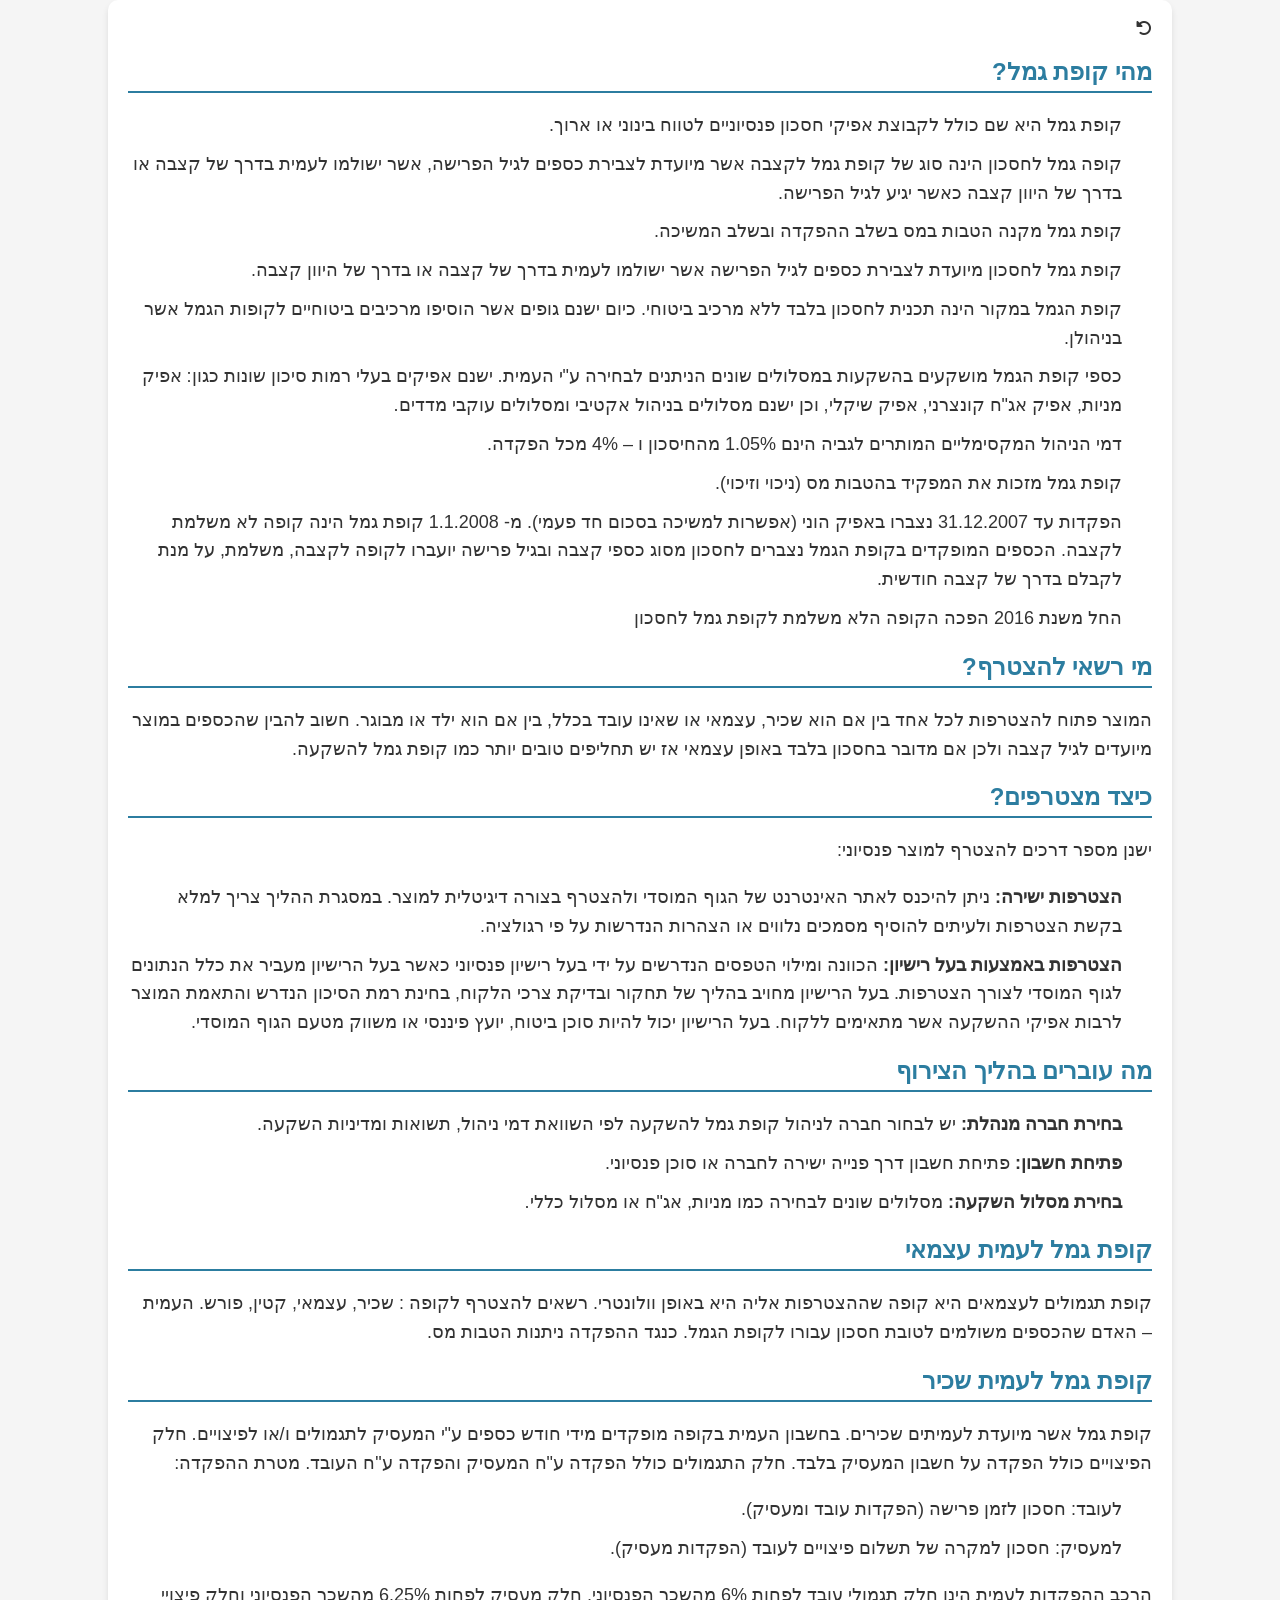
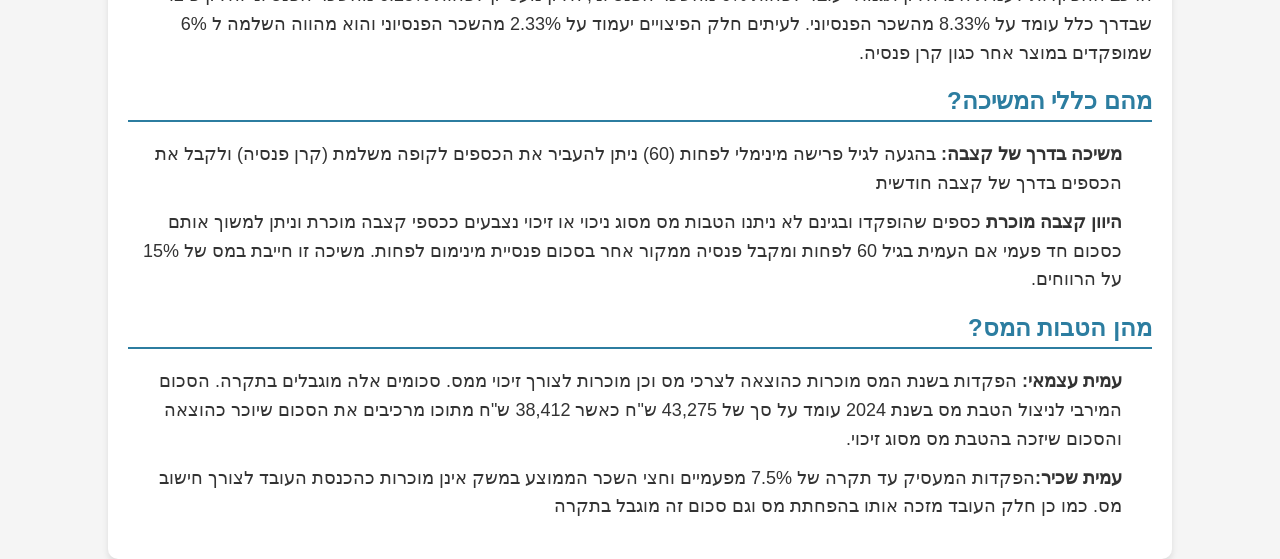
<file: kupatgemelmikzoei.html>
<!DOCTYPE html>
<html lang="he">
<head>
    <meta charset="UTF-8">
  <meta name="viewport" content="width=device-width, initial-scale=1.0">
  <title>פיננסינט</title>
  <link rel="stylesheet" href="mikzoei.css">
    <link href="https://cdnjs.cloudflare.com/ajax/libs/font-awesome/6.0.0-beta3/css/all.min.css" rel="stylesheet">  
<script>

</script>
</head>
<body dir="rtl">

    <main>
        <div class='closewindow' onclick='window.parent.showMikzoei();'>
            <i class="fa-solid fa-rotate-left"></i></div>
        <section class="head">
            <h2>מהי קופת גמל?</h2>
            <ul>
                <li>קופת גמל היא שם כולל לקבוצת אפיקי חסכון פנסיוניים לטווח בינוני או ארוך.</li>
                <li>קופה גמל לחסכון הינה סוג של קופת גמל לקצבה אשר מיועדת לצבירת 
                    כספים לגיל הפרישה, אשר ישולמו לעמית בדרך של קצבה או בדרך של היוון קצבה כאשר יגיע לגיל הפרישה.</li>
                <li>קופת גמל מקנה הטבות במס בשלב ההפקדה ובשלב המשיכה.</li>
                <li>קופת גמל לחסכון מיועדת לצבירת כספים לגיל הפרישה אשר ישולמו לעמית בדרך של קצבה  או בדרך של היוון קצבה.</li>
                <li>קופת הגמל במקור הינה תכנית לחסכון בלבד ללא מרכיב ביטוחי. 
                    כיום ישנם גופים אשר הוסיפו מרכיבים ביטוחיים לקופות הגמל אשר בניהולן.
                    </li>
                <li>כספי קופת הגמל מושקעים בהשקעות במסלולים שונים הניתנים לבחירה ע"י העמית.
                     ישנם אפיקים בעלי רמות סיכון שונות כגון: אפיק מניות, אפיק אג"ח קונצרני, אפיק שיקלי, וכן ישנם מסלולים בניהול אקטיבי ומסלולים עוקבי מדדים.</li>
                <li>דמי הניהול המקסימליים המותרים לגביה הינם 1.05% מהחיסכון
                    ו – 4% מכל הפקדה. 
                    </li>
                <li>קופת גמל מזכות את המפקיד בהטבות מס (ניכוי וזיכוי).</li>
                 <li>הפקדות עד 31.12.2007 נצברו באפיק הוני (אפשרות למשיכה בסכום חד פעמי). 
                    מ- 1.1.2008 קופת גמל הינה קופה לא משלמת לקצבה. הכספים המופקדים בקופת הגמל נצברים לחסכון מסוג כספי קצבה ובגיל פרישה יועברו לקופה לקצבה, משלמת, על מנת לקבלם בדרך של קצבה חודשית.
                    </li>
                <li>החל משנת 2016 הפכה הקופה הלא משלמת לקופת גמל לחסכון</li>

            </ul>
        </section>
        <section>
            <h2>מי רשאי להצטרף?</h2>
            <p>המוצר פתוח להצטרפות לכל אחד בין אם הוא שכיר, עצמאי או שאינו עובד בכלל, בין אם הוא ילד או מבוגר. חשוב להבין שהכספים במוצר מיועדים לגיל קצבה ולכן אם מדובר בחסכון בלבד באופן עצמאי אז יש תחליפים טובים יותר כמו קופת גמל להשקעה.</p>
        </section>    
        <section>   
           
            <h2> כיצד מצטרפים?</h2>
            <p>ישנן מספר דרכים להצטרף למוצר פנסיוני: </p>
            <ul>
                <li><b>הצטרפות ישירה: </b> ניתן להיכנס לאתר האינטרנט של הגוף המוסדי 
                    ולהצטרף בצורה דיגיטלית למוצר. במסגרת ההליך צריך למלא בקשת הצטרפות ולעיתים להוסיף מסמכים נלווים או הצהרות הנדרשות על פי רגולציה.</li>
                <li><b>הצטרפות באמצעות בעל רישיון:  </b>הכוונה ומילוי הטפסים הנדרשים על ידי בעל רישיון פנסיוני כאשר בעל הרישיון מעביר את כלל הנתונים לגוף המוסדי לצורך הצטרפות. בעל הרישיון מחויב בהליך  של תחקור ובדיקת צרכי הלקוח, בחינת רמת הסיכון הנדרש והתאמת המוצר לרבות אפיקי ההשקעה אשר מתאימים ללקוח. בעל הרישיון יכול להיות סוכן ביטוח, יועץ פיננסי או משווק מטעם הגוף המוסדי.</li>
            </ul>
        </section>    
        <section>    
            <h2> מה עוברים בהליך הצירוף</h2>
            <ul>
                <li><b>בחירת חברה מנהלת:</b> יש לבחור חברה לניהול קופת גמל להשקעה לפי השוואת דמי ניהול, תשואות ומדיניות השקעה.</li>
                <li><b>פתיחת חשבון:</b> פתיחת חשבון דרך פנייה ישירה לחברה או סוכן פנסיוני.</li>
                <li><b>בחירת מסלול השקעה:</b> מסלולים שונים לבחירה כמו מניות, אג"ח או מסלול כללי.</li>
            </ul>
        </section>
        <section> 
            <h2>קופת גמל לעמית עצמאי</h2>
            <p>קופת תגמולים לעצמאים היא קופה שההצטרפות אליה היא באופן וולונטרי.
                רשאים להצטרף לקופה : שכיר, עצמאי, קטין, פורש. העמית – האדם שהכספים משולמים לטובת חסכון עבורו לקופת הגמל.  כנגד ההפקדה ניתנות הטבות מס.</p>
        </section>
        <section> 
            <h2>קופת גמל לעמית שכיר</h2>
            <p>קופת גמל אשר מיועדת לעמיתים שכירים. בחשבון
                 העמית בקופה מופקדים מידי חודש כספים ע"י המעסיק לתגמולים ו/או לפיצויים. חלק הפיצויים כולל הפקדה על חשבון המעסיק בלבד.  חלק התגמולים כולל הפקדה ע"ח המעסיק והפקדה ע"ח העובד. מטרת ההפקדה:</p>
            <ul>
                <li>לעובד: חסכון לזמן פרישה (הפקדות עובד ומעסיק).</li>
                <li>למעסיק: חסכון למקרה של תשלום פיצויים לעובד (הפקדות מעסיק).</li>
            </ul>
            <p> הרכב ההפקדות לעמית הינו חלק תגמולי עובד לפחות 6% מהשכר הפנסיוני, חלק מעסיק לפחות 6.25% מהשכר הפנסיוני וחלק פיצויי שבדרך כלל עומד על 8.33% מהשכר הפנסיוני. לעיתים חלק הפיצויים יעמוד על 2.33% מהשכר הפנסיוני והוא מהווה השלמה ל 6% שמופקדים במוצר אחר כגון קרן פנסיה.</p>
        </section>

        
        <section>
            <h2>מהם כללי המשיכה?</h2>
            <ul>
                <li><b>משיכה בדרך של קצבה:</b> בהגעה לגיל פרישה מינימלי לפחות (60) ניתן להעביר את הכספים לקופה משלמת (קרן פנסיה) ולקבל את הכספים בדרך של קצבה חודשית</li>
                <li><b>היוון קצבה מוכרת</b> כספים שהופקדו ובגינם לא ניתנו הטבות מס מסוג ניכוי או זיכוי נצבעים ככספי קצבה מוכרת וניתן למשוך אותם כסכום חד פעמי אם העמית בגיל 60 לפחות ומקבל פנסיה ממקור אחר בסכום פנסיית מינימום לפחות. משיכה זו חייבת במס של 15% על הרווחים.</li>
                
            </ul>
            
        </section>
        <section></section>
            <h2>מהן הטבות המס?</h2>
            <ul>
                <li><b>עמית עצמאי:</b> הפקדות בשנת המס מוכרות כהוצאה לצרכי מס וכן מוכרות לצורך זיכוי ממס. סכומים אלה מוגבלים בתקרה. הסכום המירבי לניצול הטבת מס בשנת 2024 עומד על סך של 43,275 ש"ח כאשר 38,412 ש"ח מתוכו מרכיבים את הסכום שיוכר כהוצאה והסכום שיזכה בהטבת מס מסוג זיכוי.</li>
                <li><b>עמית שכיר:</b>הפקדות המעסיק עד תקרה של 7.5% מפעמיים וחצי השכר הממוצע במשק אינן מוכרות כהכנסת העובד לצורך חישוב מס. כמו כן חלק העובד מזכה אותו בהפחתת מס וגם סכום זה מוגבל בתקרה  </li>
                
            </ul>
         </section>
        
        
    </main>
    
</body>
</html>
</file>
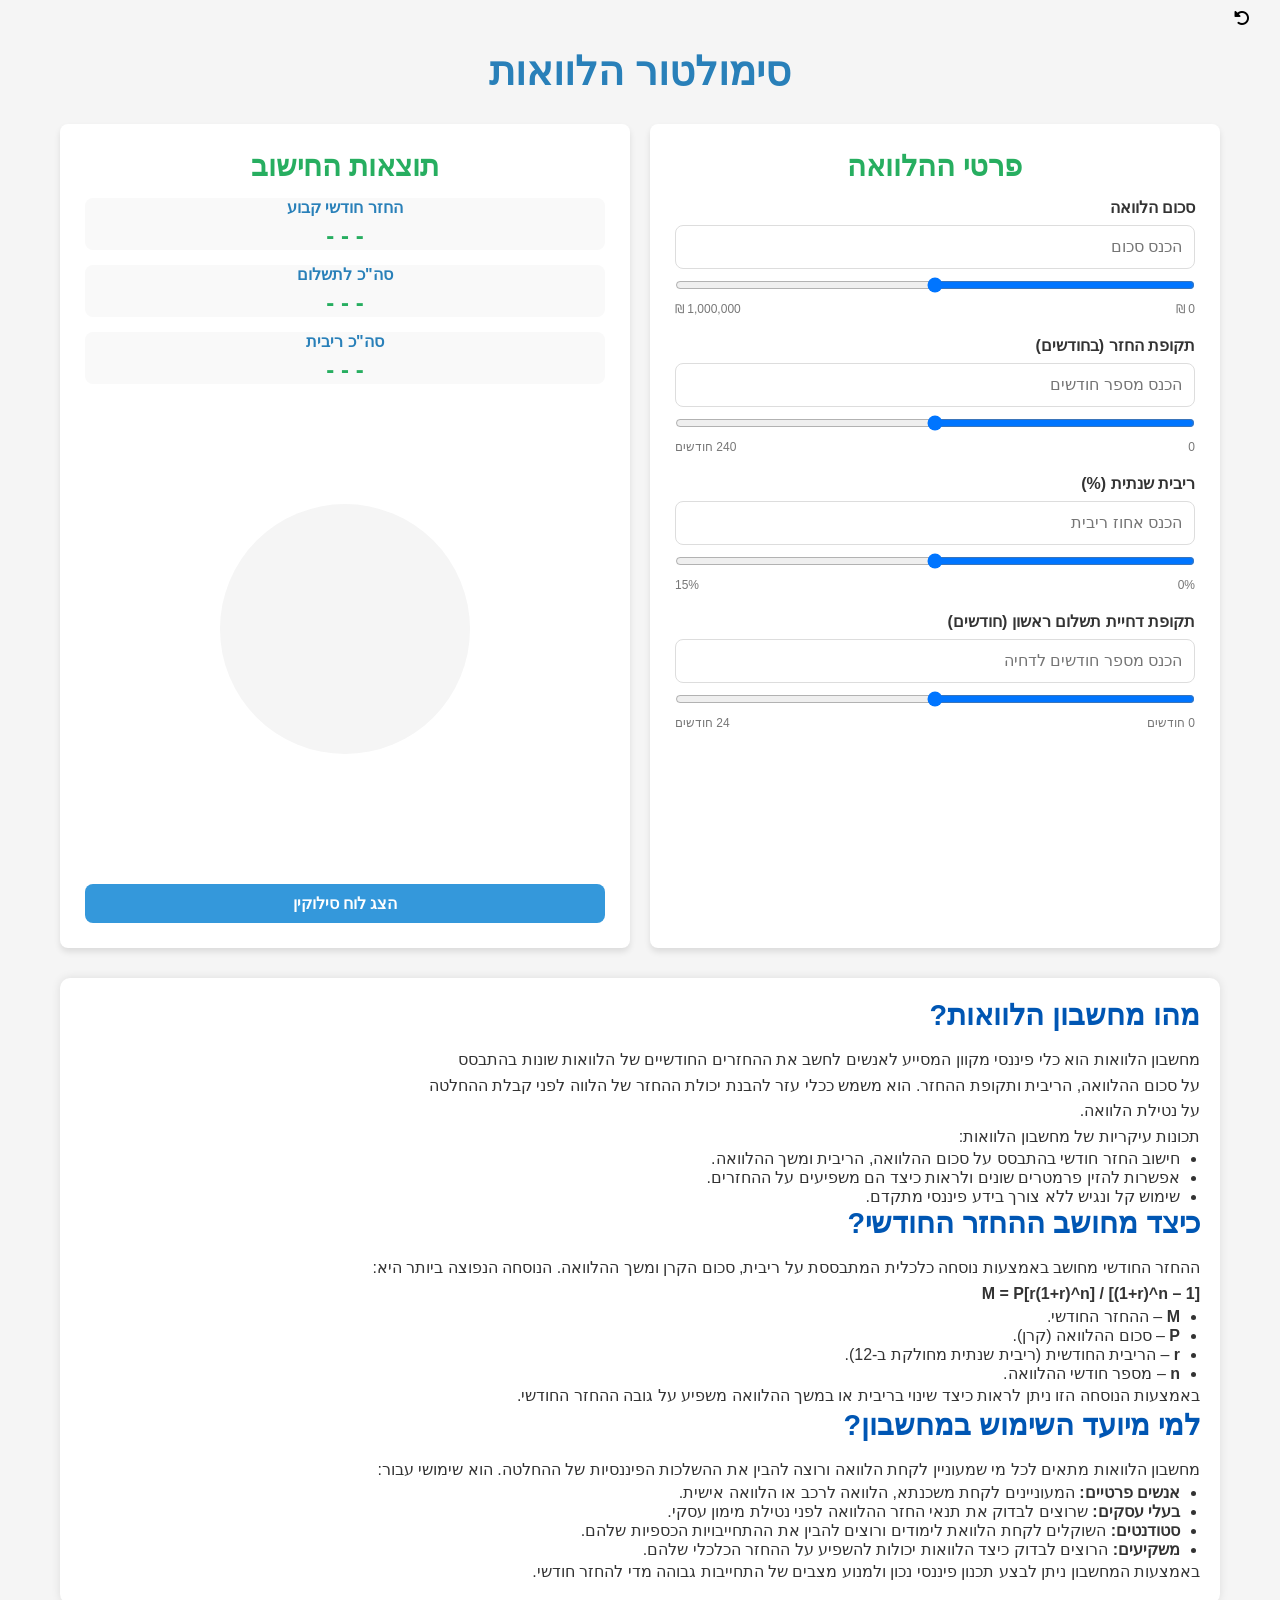
<file: loan.html>
<!DOCTYPE html>
<html lang="he" dir="rtl">
<head>
    <meta charset="UTF-8">
    <meta name="viewport" content="width=device-width, initial-scale=1.0">
    <link href="https://cdnjs.cloudflare.com/ajax/libs/font-awesome/6.0.0-beta3/css/all.min.css" rel="stylesheet">
  
    <title>סימולטור הלוואות</title>
    <style>
        :root {
            --primary: #3498db;
            --primary-light: #5dade2;
            --primary-dark: #2980b9;
            --secondary: #2ecc71;
            --secondary-light: #58d68d;
            --secondary-dark: #27ae60;
            --accent: #9b59b6;
            --text-dark: #333;
            --text-light: #777;
            --background: #f5f5f5;
            --white: #fff;
            --shadow: 0 4px 6px rgba(0, 0, 0, 0.1);
            --border-radius: 8px;
        }

        * {
            box-sizing: border-box;
            margin: 0;
            padding: 0;
            font-family: 'Segoe UI', Tahoma, Geneva, Verdana, sans-serif;
        }

        body {
            background-color: var(--background);
            color: var(--text-dark);
        }

        .container {
            max-width: 1200px;
            margin: 0 auto;
            padding: 20px;
        }

        header {
            text-align: center;
            margin-bottom: 30px;
        }

        h1 {
            color: var(--primary-dark);
            margin-bottom: 10px;
            font-size: 2.5rem;
        }

        h2 {
            color: var(--secondary-dark);
            margin-bottom: 15px;
            font-size: 1.8rem;
        }

        .simulator-wrapper {
            display: flex;
            flex-wrap: wrap;
            gap: 20px;
            margin-bottom: 30px;
        }

        .inputs-section {
            flex: 1;
            min-width: 270px;
            background-color: var(--white);
            border-radius: var(--border-radius);
            padding: 25px;
            box-shadow: var(--shadow);
        }

        .results-section {
            flex: 1;
            min-width: 270px;
            background-color: var(--white);
            border-radius: var(--border-radius);
            padding: 25px;
            box-shadow: var(--shadow);
        }

        .input-group {
            margin-bottom: 20px;
        }

        label {
            display: block;
            margin-bottom: 8px;
            font-weight: bold;
            color: var(--text-dark);
        }

        input[type="number"], 
        input[type="text"] {
            width: 100%;
            padding: 12px;
            border: 1px solid #ddd;
            border-radius: var(--border-radius);
            font-size: 16px;
            transition: border 0.3s;
        }

        input[type="range"] {
            width: 100%;
            margin-top: 8px;
        }

        input:focus {
            outline: none;
            border-color: var(--primary);
        }

        .range-values {
            display: flex;
            justify-content: space-between;
            font-size: 12px;
            color: var(--text-light);
            margin-top: 5px;
        }

        .result-item {
            margin-bottom: 15px;
            padding: 0 15px;
            background-color: #f9f9f9;
            border-radius: var(--border-radius);
            text-align: center;
        }

        .result-label {
            font-weight: bold;
            margin-bottom: 5px;
            color: var(--primary-dark);
        }

        .result-value {
            font-size: 1.5rem;
            color: var(--secondary-dark);
            font-weight: bold;
        }

        .chart-container {
            width: 100%;
            height:50vh;
            display: flex;
            flex-direction: column;
            align-items: center;
            justify-content: center;
            margin-top: 20px;
        }

        .donut-chart {
            position: relative;
            width: 250px;
            height: 250px;
        }

        .chart-legend {
            display: flex;
            justify-content: center;
            margin-top: 15px;
            gap: 20px;
        }

        .legend-item {
            display: flex;
            align-items: center;
            gap: 5px;
            font-size: 14px;
        }

        .legend-color {
            width: 15px;
            height: 15px;
            border-radius: 50%;
        }

        .principal-color {
            background-color: var(--primary);
        }

        .interest-color {
            background-color: var(--accent);
        }

        button {
            background-color: var(--primary);
            color: white;
            border: none;
            padding: 10px 15px;
            border-radius: var(--border-radius);
            cursor: pointer;
            font-weight: bold;
            transition: background-color 0.3s;
            margin-top: 20px;
            display: block;
            width: 100%;
            font-size: 16px;
        }

        button:hover {
            background-color: var(--primary-dark);
        }

        .amortization-container {
            margin-top: 30px;
            background-color: var(--white);
            border-radius: var(--border-radius);
            padding: 25px;
            box-shadow: var(--shadow);
            display: none;
            width: 100%;
            max-width: 100%;
            overflow-x: auto;
        }

        .table-wrapper {
            overflow-x: auto;
            width: 100%;
        }

        table {
            width: 100%;
            border-collapse: collapse;
            font-size: 14px;
        }

        th, td {
            padding: 12px;
            text-align: right;
            border-bottom: 1px solid #ddd;
            white-space: nowrap;
        }

        th {
            background-color: var(--primary);
            color: white;
            position: sticky;
            top: 0;
        }

        tr:nth-child(even) {
            background-color: #f9f9f9;
        }

        tr:hover {
            background-color: #f1f1f1;
        }

        #amortization-table td, #amortization-table th, tbody th{
            text-align: center;
        }
       
        @media (max-width: 768px) {
            label {
                text-align: center;
            }
            .results-section {height: auto;}
            .simulator-wrapper {
                align-items: center;
                flex-direction: column;
            }

            h1 {
                font-size: 2rem;
            }

            h2 {
                font-size: 1.5rem;
            }

            .inputs-section, .results-section {
                width: 100%;
            }

            .donut-chart {
                width: 200px;
                height: 200px;
            }

            .amortization-container {
                padding: 15px;
            }

            th, td {
                padding: 8px;
                font-size: 12px;
            }
            #amortization-table td, #amortization-table th, tbody th{
                white-space: normal;
                max-width: 16.6vw;
                font-size: 11px;
                overflow: hidden;
                text-align: center;
            }
        }
        .containerHal {
            max-width: 100%;
            background: white;
            padding: 20px;
            border-radius: 10px;
            box-shadow: 0 0 10px rgba(0, 0, 0, 0.1);
	    

        }
	    
	.containerHal h2 {
            color: #0056b3;
        }
 	.containerHal p {
            text-align: right;
            line-height: 1.6;
        }
       .containerHal ul {
            text-align: right;
            padding-right: 20px;
        }
        .closewindow{color:black;margin-top: 10px;margin-right: 30px;}
    </style>
</head>
<body>
    <div class='closewindow' onclick='window.parent.showMachshevonim();'><i class="fa-solid fa-rotate-left"></i>
    </div>
    <div class="container">
       
        <header>
            <h1>סימולטור הלוואות</h1>
            
        </header>

        <div class="simulator-wrapper">
            <div id="hechzer" style="width:clamp(200px,60vw,200px);height:70px;border:1px solid blue;
                position:absolute;z-index: 10000;
                background-color: azure;text-align: center;margin: 5vh auto;
                display:none"></div>
            <section class="inputs-section">
                <h2 style="text-align: center;">פרטי ההלוואה</h2>
                
                <div class="input-group">
                    <label for="loan-amount">סכום הלוואה</label>
                    <input type="number" id="loan-amount" min="0" step="5000" placeholder="הכנס סכום">
                    <input type="range" id="loan-amount-range" min="0" max="1000000" step="5000">
                    <div class="range-values">
                        <span>0 ₪</span>
                        <span>1,000,000 ₪</span>
                    </div>
                </div>

                <div class="input-group">
                    <label for="loan-term">תקופת החזר (בחודשים)</label>
                    <input type="number" id="loan-term" min="0" max="240" step="1" placeholder="הכנס מספר חודשים">
                    <input type="range" id="loan-term-range" min="0" max="240" step="1">
                    <div class="range-values">
                        <span>0</span>
                        <span>240 חודשים</span>
                    </div>
                </div>

                <div class="input-group">
                    <label for="interest-rate">ריבית שנתית (%)</label>
                    <input type="number" id="interest-rate" min="0" max="15" step="0.1" placeholder="הכנס אחוז ריבית">
                    <input type="range" id="interest-rate-range" min="0" max="15" step="0.1">
                    <div class="range-values">
                        <span>0%</span>
                        <span>15%</span>
                    </div>
                </div>

                <div class="input-group">
                    <label for="payment-delay">תקופת דחיית תשלום ראשון (חודשים)</label>
                    <input type="number" id="payment-delay" min="0" max="24" step="1" placeholder="הכנס מספר חודשים לדחיה">
                    <input type="range" id="payment-delay-range" min="0" max="24" step="1">
                    <div class="range-values">
                        <span>0 חודשים</span>
                        <span>24 חודשים</span>
                    </div>
                </div>
            </section>

            <section class="results-section">
                <h2 style="text-align: center;">תוצאות החישוב</h2>
                
                <div class="result-item">
                    <div class="result-label">החזר חודשי קבוע</div>
                    <div class="result-value" id="monthly-payment">- - -</div>
                </div>

                <div class="result-item">
                    <div class="result-label">סה"כ לתשלום</div>
                    <div class="result-value" id="total-payment">- - -</div>
                </div>

                <div class="result-item">
                    <div class="result-label">סה"כ ריבית</div>
                    <div class="result-value" id="total-interest">- - -</div>
                </div>

                <div class="chart-container" style="display: flex;flex-direction: column ;
                align-items: center;">
                    <div class="donut-chart" style="display: flex;flex-direction: column ;
                align-items: center;">
                        <canvas id="loan-chart" width="250" height="250"></canvas>
                    </div>
                </div>

                <button id="toggle-amortization" style="margin-top: 30px;">הצג לוח סילוקין</button>
                
            </section>
            
        </div>

        <div class="amortization-container" id="amortization-table-container">
            <h2 style='text-align:center'>לוח סילוקין</h2>
            <div class="table-wrapper">
                <table id="amortization-table">
                    <thead>
                        <tr>
                            <th style='max-width:12vw' > מס׳</th>
                            <th>תשלום</th>
                            <th>קרן</th>
                            <th>ריבית</th>
                            <th>יתרת קרן</th>
                        </tr>
                    </thead>
                    <tbody id="amortization-body">
                        <!-- יתמלא בג'אווה סקריפט -->
                    </tbody>
                </table>
            </div>
        </div>
        <div class="containerHal">
            <h2>מהו מחשבון הלוואות?</h2>
            <p>מחשבון הלוואות הוא כלי פיננסי מקוון המסייע לאנשים לחשב את ההחזרים החודשיים של הלוואות שונות בהתבסס <br>על סכום ההלוואה, הריבית ותקופת ההחזר. 
            הוא משמש ככלי עזר להבנת יכולת ההחזר של הלווה לפני קבלת ההחלטה<br>  על נטילת הלוואה.</p>
            <p>תכונות עיקריות של מחשבון הלוואות:</p>
            <ul>
                <li>חישוב החזר חודשי בהתבסס על סכום ההלוואה, הריבית ומשך ההלוואה.</li>
                <li>אפשרות להזין פרמטרים שונים ולראות כיצד הם משפיעים על ההחזרים.</li>
                <li>שימוש קל ונגיש ללא צורך בידע פיננסי מתקדם.</li>
            </ul><h2>כיצד מחושב ההחזר החודשי?</h2>
            <p>ההחזר החודשי מחושב באמצעות נוסחה כלכלית המתבססת על ריבית, סכום הקרן ומשך ההלוואה. הנוסחה הנפוצה ביותר היא:</p>
            <p><strong>M = P[r(1+r)^n] / [(1+r)^n – 1]</strong></p>
            <ul>
            <li><strong>M</strong> – ההחזר החודשי.</li>
            <li><strong>P</strong> – סכום ההלוואה (קרן).</li>
            <li><strong>r</strong> – הריבית החודשית (ריבית שנתית מחולקת ב-12).</li>
            <li><strong>n</strong> – מספר חודשי ההלוואה.</li>
            </ul>
            <p>באמצעות הנוסחה הזו ניתן לראות כיצד שינוי בריבית או במשך ההלוואה משפיע על גובה ההחזר החודשי.</p>
        
            <h2>למי מיועד השימוש במחשבון?</h2>
            <p>מחשבון הלוואות מתאים לכל מי שמעוניין לקחת הלוואה ורוצה להבין את ההשלכות הפיננסיות של ההחלטה. הוא שימושי עבור:</p>
            <ul>
            <li><strong>אנשים פרטיים:</strong> המעוניינים לקחת משכנתא, הלוואה לרכב או הלוואה אישית.</li>
            <li><strong>בעלי עסקים:</strong> שרוצים לבדוק את תנאי החזר ההלוואה לפני נטילת מימון עסקי.</li>
            <li><strong>סטודנטים:</strong> השוקלים לקחת הלוואת לימודים ורוצים להבין את ההתחייבויות הכספיות שלהם.</li>
            <li><strong>משקיעים:</strong> הרוצים לבדוק כיצד הלוואות יכולות להשפיע על ההחזר הכלכלי שלהם.</li>
            </ul>
            <p>באמצעות המחשבון ניתן לבצע תכנון פיננסי נכון ולמנוע מצבים של התחייבות גבוהה מדי להחזר חודשי.</p>
      </div>
    </div>

    <script>
        // אתחול הדף
        document.addEventListener('DOMContentLoaded', function() {
            // חיבור האירועים לכל שדות הקלט
            initInputSync('loan-amount', 'loan-amount-range');
            initInputSync('loan-term', 'loan-term-range');
            initInputSync('interest-rate', 'interest-rate-range');
            initInputSync('payment-delay', 'payment-delay-range');

            // אירועים לחישוב מחדש של המשכנתא
            const inputElements = document.querySelectorAll('input');
            inputElements.forEach(input => {
                input.addEventListener('input', calculateLoan);
            });

            // אירוע לכפתור לוח הסילוקין
            document.getElementById('toggle-amortization').addEventListener('click', toggleAmortizationTable);

            // אתחול הגרף
            initChart();
            
            // חישוב התוצאות בעת טעינת הדף (אם יש נתונים מוגדרים מראש)
            calculateLoan();
        });

        // סינכרון בין שדות טקסט למחוונים
        function initInputSync(textId, rangeId) {
            const textInput = document.getElementById(textId);
            const rangeInput = document.getElementById(rangeId);

            // סינכרון משדה טקסט למחוון
            textInput.addEventListener('input', function() {
                if (parseFloat(this.value) > rangeInput.max) {
                    this.value = rangeInput.max;
                }
                if (parseFloat(this.value) < rangeInput.min) {
                    this.value = "";
                }
                rangeInput.value = this.value;
            });

            // סינכרון ממחוון לשדה טקסט
            rangeInput.addEventListener('input', function() {
                textInput.value = this.value;
            });
        }

        // חישוב המשכנתא
        function calculateLoan() {
            // קבלת הערכים מהמשתמש
            const loanAmount = parseFloat(document.getElementById('loan-amount').value) || 0;
            const loanTerm = parseFloat(document.getElementById('loan-term').value) || 0;
            const interestRate = parseFloat(document.getElementById('interest-rate').value) || 0;
            const paymentDelay = parseInt(document.getElementById('payment-delay').value) || 0;

            // חישוב רק אם יש את כל הנתונים הנדרשים
            if (loanAmount > 0 && loanTerm > 0 && interestRate >= 0) {
                const monthlyInterest = interestRate / 100 / 12;
                const totalPayments = loanTerm * 1;
                
                // חישוב של ההחזר החודשי
                let monthlyPayment;
                
                // אם יש דחיית תשלומים, הריבית נצברת בתקופה זו
                let adjustedLoanAmount = loanAmount;
                
                if (paymentDelay > 0 && interestRate > 0) {
                    // חישוב ריבית נצברת בתקופת הדחיה
                    for (let i = 0; i < paymentDelay; i++) {
                        adjustedLoanAmount += adjustedLoanAmount * monthlyInterest;
                    }
                }
                
                if (interestRate === 0) {
                    // אם אין ריבית, ההחזר החודשי הוא פשוט חלוקה של סכום ההלוואה בתקופת ההחזר
                    monthlyPayment = adjustedLoanAmount / totalPayments;
                } else {
                    // נוסחת שפיצר לחישוב החזר חודשי
                    monthlyPayment = (adjustedLoanAmount * monthlyInterest * Math.pow(1 + monthlyInterest, totalPayments)) / 
                                     (Math.pow(1 + monthlyInterest, totalPayments) - 1);
                }
                
                const totalPayment = monthlyPayment * totalPayments;
                const totalInterest = totalPayment - loanAmount;
                
                // עדכון התוצאות בממשק
                document.getElementById('monthly-payment').textContent = formatCurrency(monthlyPayment);
                document.getElementById('total-payment').textContent = formatCurrency(totalPayment);
                document.getElementById('total-interest').textContent = formatCurrency(totalInterest);
               
                if(window.innerWidth<400){
                    document.getElementById("hechzer").style.display="block";
                    document.getElementById("hechzer").innerText=`החזר חודשי: ${monthlyPayment.toLocaleString('he-IL', { style: 'currency', currency: 'ILS' })}`;
                    document.getElementById("hechzer").style.fontSize="20px";
                    setTimeout(function() {
                        document.getElementById("hechzer").style.display="none";
                    }, 1500);
                }

                // עדכון הגרף
                updateChart(loanAmount, totalInterest);
                
                // יצירת לוח סילוקין
                createAmortizationSchedule(adjustedLoanAmount, monthlyPayment, monthlyInterest, totalPayments);
            } else {
                // אם אין נתונים מספיקים, מאפס את התצוגה
                document.getElementById('monthly-payment').textContent = "- - -";
                document.getElementById('total-payment').textContent = "- - -";
                document.getElementById('total-interest').textContent = "- - -";
                
                // מאפס את הגרף
                updateChart(0, 0);
                
                // מאפס את לוח הסילוקין
                document.getElementById('amortization-body').innerHTML = '';
            }
        }

        // אתחול הגרף
        function initChart() {
            const canvas = document.getElementById('loan-chart');
            const ctx = canvas.getContext('2d');
            
            // ציור רקע לגרף
            ctx.fillStyle = "#f5f5f5";
            ctx.beginPath();
            ctx.arc(canvas.width / 2, canvas.height / 2, canvas.width / 2, 0, 2 * Math.PI);
            ctx.fill();
        }

        // עדכון הגרף
        function updateChart(principal, interest) {
            const canvas = document.getElementById('loan-chart');
            const ctx = canvas.getContext('2d');
            
            // נקה את הקנבס
            ctx.clearRect(0, 0, canvas.width, canvas.height);
            
            // ציור רקע
            ctx.fillStyle = "#f5f5f5";
            ctx.beginPath();
            ctx.arc(canvas.width / 2, canvas.height / 2, canvas.width / 2, 0, 2 * Math.PI);
            ctx.fill();
            
            // כסף שווה לקרן + ריבית
            const total = principal + interest;
            
            if (total > 0) {
                // מידות הגרף
                const centerX = canvas.width / 2;
                const centerY = canvas.height / 2;
                const radius = canvas.width * 0.4; // 80% מרוחב הקנבס
                const innerRadius = canvas.width * 0.2; // 40% מרוחב הקנבס לחור הפנימי
                
                // צייר את החלק של הקרן
                const principalRatio = principal / total;
                const principalEndAngle = principalRatio * 2 * Math.PI;
                
                ctx.beginPath();
                ctx.moveTo(centerX, centerY);
                ctx.arc(centerX, centerY, radius, -Math.PI / 2, -Math.PI / 2 + principalEndAngle);
                
                // חור באמצע
                ctx.arc(centerX, centerY, innerRadius, -Math.PI / 2 + principalEndAngle, -Math.PI / 2, true);
                ctx.closePath();
                
                ctx.fillStyle = '#3498db'; // כחול לקרן
                ctx.fill();
                
                // צייר את החלק של הריבית
                ctx.beginPath();
                ctx.moveTo(centerX, centerY);
                ctx.arc(centerX, centerY, radius, -Math.PI / 2 + principalEndAngle, -Math.PI / 2 + 2 * Math.PI);
                
                // חור באמצע
                ctx.arc(centerX, centerY, innerRadius, -Math.PI / 2 + 2 * Math.PI, -Math.PI / 2 + principalEndAngle, true);
                ctx.closePath();
                
                ctx.fillStyle = '#9b59b6'; // סגול לריבית
                ctx.fill();
                
                // הוסף אחוזים למרכז הגרף
                ctx.fillStyle = '#333';
                ctx.font = '16px Arial';
                ctx.textAlign = 'center';
                ctx.textBaseline = 'middle';
                const principalPercent = Math.round(principalRatio * 100);
                const interestPercent = 100 - principalPercent;
                ctx.fillText(`קרן: ${principalPercent}%`, centerX, centerY - 10);
                ctx.fillText(`ריבית: ${interestPercent}%`, centerX, centerY + 10);
            }
        }

        // יצירת לוח סילוקין
        function createAmortizationSchedule(loanAmount, monthlyPayment, monthlyInterest, totalPayments) {
            const tableBody = document.getElementById('amortization-body');
            tableBody.innerHTML = '';
            
            let balance = loanAmount;
            const today = new Date();
            
            for (let i = 1; i <= totalPayments; i++) {
                // חישוב תאריך התשלום
                const paymentDate = new Date(today);
                paymentDate.setMonth(today.getMonth() + i);
                
                // חישוב הריבית לתשלום הנוכחי
                const interestPayment = balance * monthlyInterest;
                
                // חישוב הקרן לתשלום הנוכחי
                const principalPayment = monthlyPayment - interestPayment;
                
                // עדכון היתרה
                balance -= principalPayment;
                
                // יצירת שורה חדשה בטבלה
                const row = document.createElement('tr');
                
                // תאריך התשלום בפורמט עברי
                const dateString = paymentDate.toLocaleDateString('he-IL', {
                    year: 'numeric',
                    month: 'numeric',
                    day: 'numeric'
                });
                
                // מילוי השורה בנתונים
                row.innerHTML = `
                    <td style='max-width:12vw'>${i}</td>
                    <td>${formatCurrency(monthlyPayment)}</td>
                    <td>${formatCurrency(principalPayment)}</td>
                    <td>${formatCurrency(interestPayment)}</td>
                    <td>${formatCurrency(Math.max(0, balance))}</td>
                `;
                
                tableBody.appendChild(row);
            }
        }

        // פורמט של מספר למטבע בפורמט עברי
        function formatCurrency(number) {
            return new Intl.NumberFormat('he-IL', {
                style: 'currency',
                currency: 'ILS',
                minimumFractionDigits: 0,
                maximumFractionDigits: 0
            }).format(number);
        }

        // הצגה/הסתרה של לוח הסילוקין
        function toggleAmortizationTable() {
            const table = document.getElementById('amortization-table-container');
            const button = document.getElementById('toggle-amortization');
            
            if (table.style.display === 'none' || table.style.display === '') {
                table.style.display = 'block';
                button.textContent = 'הסתר לוח סילוקין';
                // גלילה אל הטבלה
                table.scrollIntoView({ behavior: 'smooth', block: 'start' });
            } else {
                table.style.display = 'none';
                button.textContent = 'הצג לוח סילוקין';
            }
        }
    </script>
</body>
</html>
</file>
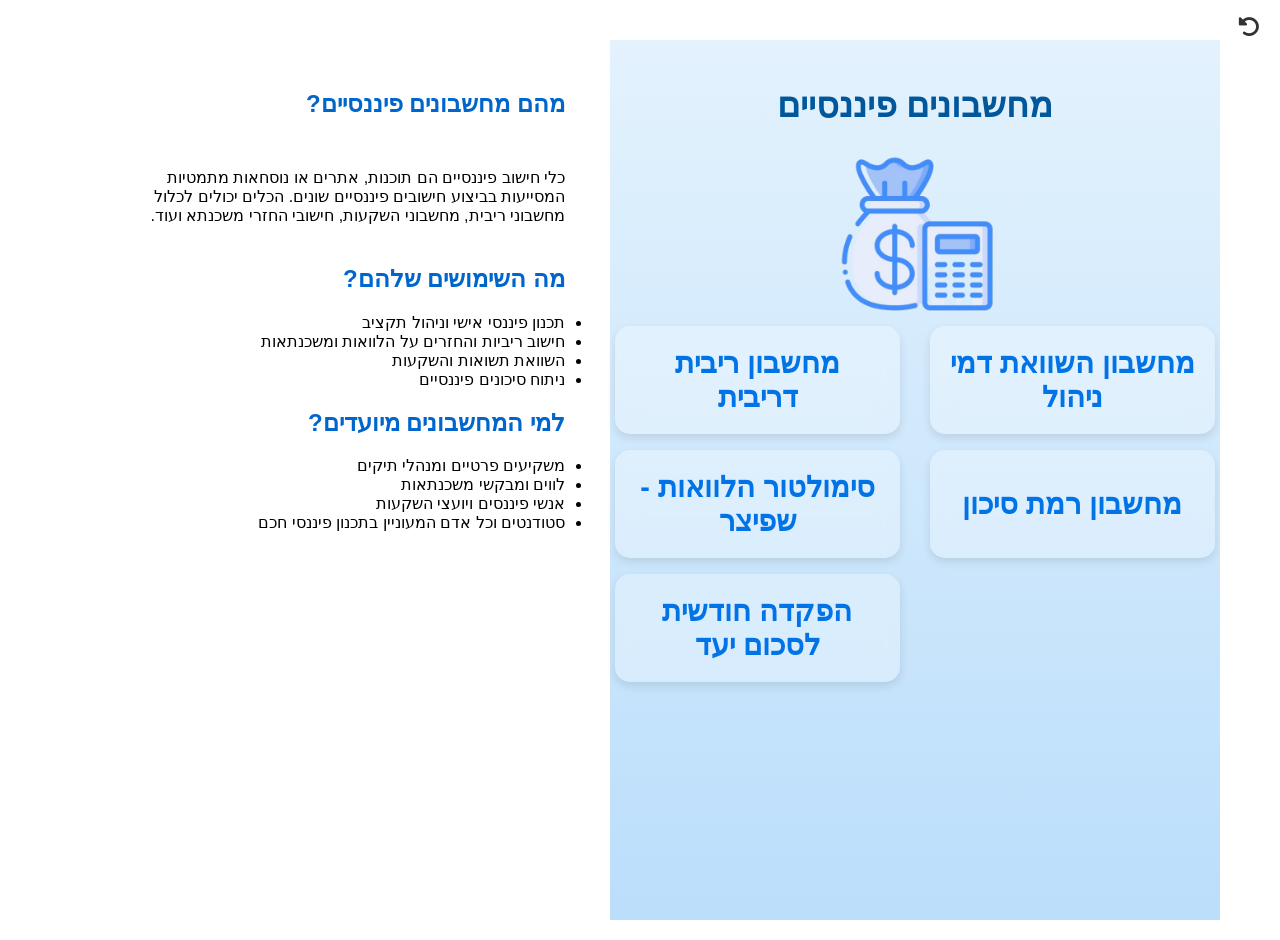
<file: Machshevonim.html>
<!DOCTYPE html>
<html lang="he">
<head>
    <meta charset="UTF-8">
    <meta name="viewport" content="width=device-width, initial-scale=1.0">
    <link rel="stylesheet" href="https://cdnjs.cloudflare.com/ajax/libs/font-awesome/6.0.0-beta3/css/all.min.css" rel="stylesheet">

    <title>פיננסינט</title>
    <style>
        body {
            font-family: Arial, sans-serif;
            display: flex;
            flex-direction: row;
            justify-content: center;
            height: 100vh;
            margin: 0;
            padding: 20px;
        }
        .container {
            display: flex;
            flex-direction: column;
            align-items: center;
            padding: 20px 5px;
            gap: 15px;
            max-width: clamp(300px, 100vw, 600px);
            background: linear-gradient(to bottom, #e3f2fd, #bbdefb);
            min-height: 60vh;
            margin-top: 20px;

        }
        .box {
            
            padding: 20px;
            text-align: center;
            font-size: 1.8rem;
            font-weight: bold;
            color: #0073e6;
            background: rgba(255, 255, 255, 0.3);
            backdrop-filter: blur(10px);
            border-radius: 15px;
            box-shadow: 0 4px 10px rgba(0, 0, 0, 0.1);
            transition: all 0.3s ease-in-out;
            cursor: pointer;
            display: flex;
            justify-content: center;
            align-items: center;
            padding: 20px;

           
        }
        .box:hover {
            transform: translateY(-4px);
            box-shadow: 0 6px 15px rgba(0, 0, 0, 0.2);
            background: rgba(255, 255, 255, 0.5);
        }
        .closewindow {
            position: absolute;
            top: 15px;
            right: 20px;
            font-size: 22px;
            font-weight: bold;
            cursor: pointer;
            color: #333;
            transition: 0.2s;
        }
        .closewindow:hover {
            color: #333;
        }
        h1 {
            color: #01579b;
            font-size: 2.2rem;
            margin-bottom: 10px;
            text-align: center;
        }
        @media screen and (max-width: 600px) {
             body {
            font-family: Arial, sans-serif;
            display: flex;
            flex-direction: column;
            justify-content: center;
            align-items:center;
            height: 100vh;
            margin: 0;
            padding: 20px;
            background:linear-gradient(to bottom, #e3f2fd, #bbdefb);
        }
            .box {
                font-size: 1.5rem;
                padding: 15px;
            }
           .container h1 {
        
            font-size: 1.6rem;
            margin-bottom: 10px;
               paddin-bottom:0;
            }
        }
    
        @media screen and (max-width:850px) {
            .containerK {
                display: none;
            }
        }


        
        @media screen and (max-width: 400px) {
         .container {margin-top:0px;}
            .box {
                font-size: 1.3rem;
                padding: 12px;
            }
        }
        .containerK {
                max-width: clamp(300px, 50vw, 500px);;
                margin:20px 25px;
                background: white;
                padding: 0px;
                border-radius: 10px;
                box-shadow: 0 10 10px rgba(0, 0, 0, 0.3);
            }
            .containerK h1, .containerK h2 {
                color: #0066cc;
            }
         boxwide {grid-column: span 2;}
    </style>
</head>
<body>
   
    <div class="containerK" dir="rtl" style="margin-top: 20px;float: right;">
        <h2 style="padding:30px 20px 10px 20px;">מהם מחשבונים פיננסיים?</h2>
        <p style="padding: 20px;">כלי חישוב פיננסיים הם תוכנות, אתרים או נוסחאות מתמטיות המסייעות בביצוע חישובים פיננסיים שונים. הכלים יכולים לכלול מחשבוני ריבית, מחשבוני השקעות, חישובי החזרי משכנתא ועוד.</p>
        
        <h2 style="padding:0px 20px;">מה השימושים שלהם?</h2>
        <ul style="padding:0px 20px;">
            <li>תכנון פיננסי אישי וניהול תקציב</li>
            <li>חישוב ריביות והחזרים על הלוואות ומשכנתאות</li>
            <li>השוואת תשואות והשקעות</li>
            <li>ניתוח סיכונים פיננסיים</li>
        </ul>
        
        <h2 style="padding:0px 20px;">למי המחשבונים מיועדים?</h2>
        <ul style="padding:0px 20px;">
            <li>משקיעים פרטיים ומנהלי תיקים</li>
            <li>לווים ומבקשי משכנתאות</li>
            <li>אנשי פיננסים ויועצי השקעות</li>
            <li>סטודנטים וכל אדם המעוניין בתכנון פיננסי חכם</li>
        </ul>
    </div>
    <div class="container">
        <h1>מחשבונים פיננסיים</h1>
        <img src='machs.png' style="margin-top:10px 0px;width:160px;height:161px";/>
      <div style='display: grid;
        grid-template-columns: repeat(2, 1fr); 
        grid-auto-rows: auto;
        gap: 5%;'>
            <div class='closewindow' onclick='hideIframe()'><i class="fa-solid fa-rotate-left"></i></div>
            <div class="box" onclick="navigate('ribitderibit.html')">מחשבון ריבית דריבית</div>
            <div class="box" onclick="navigate('hashDmeyNihul.html')">מחשבון השוואת דמי ניהול</div>
            <div class="box" onclick="navigate('loan.html')">סימולטור הלוואות - שפיצר</div>
            <div class="box" onclick="navigate('riskQuest.html')">מחשבון רמת סיכון</div>
            <div class="box boxwide" onclick="navigate('hafkada.html')">הפקדה חודשית לסכום יעד</div>
        </div>
        </div>
    <script>
        function navigate(page) {
            hideIframe();
            window.parent.hideAllimages();
            window.parent.hideTkufa();
            window.parent.showIframe(page);
        }
        function hideIframe(){
            window.parent.hideframe();
            window.parent.showAllimages();
        }
    </script>
</body>
</html>
</file>
<file: mikzoei.css>
body {
    font-family: Arial, sans-serif;
    background-color: #f5f5f5;
    color: #333;
    margin: 0;
    padding: 0;
    direction: rtl;
}

.top-nav {
    background-color: #2c7da0;
    color: white;
    padding: 15px;
    text-align: center;
    font-size: 24px;
}

.close-window {
    position: absolute;
    top: 5px;
    left: 15px;
    font-size: 24px;
    cursor: pointer;
    background-color: #d9534f;
    color: white;
    padding: 10px 15px;
    border-radius: 50%;
}

.close-window:hover {
    background-color: #c9302c;
}

main {
    width: 80%;
    margin: auto;
    background-color: white;
    padding: 20px;
    border-radius: 10px;
    box-shadow: 0px 4px 6px rgba(0, 0, 0, 0.1);
}

h2 {
    color: #2c7da0;
    border-bottom: 2px solid #2c7da0;
    padding-bottom: 5px;
    margin-bottom: 15px;
    display: flex;
    align-items: center;
}

h2 i {
    margin-left: 10px;
}

p, ul {
    font-size: 18px;
    line-height: 1.6;
}

ul {
    list-style: none;
    padding: 0;
}

ul li {
    background-size: 20px;
    padding-right: 30px;
    margin-bottom: 10px;
}
</file>
